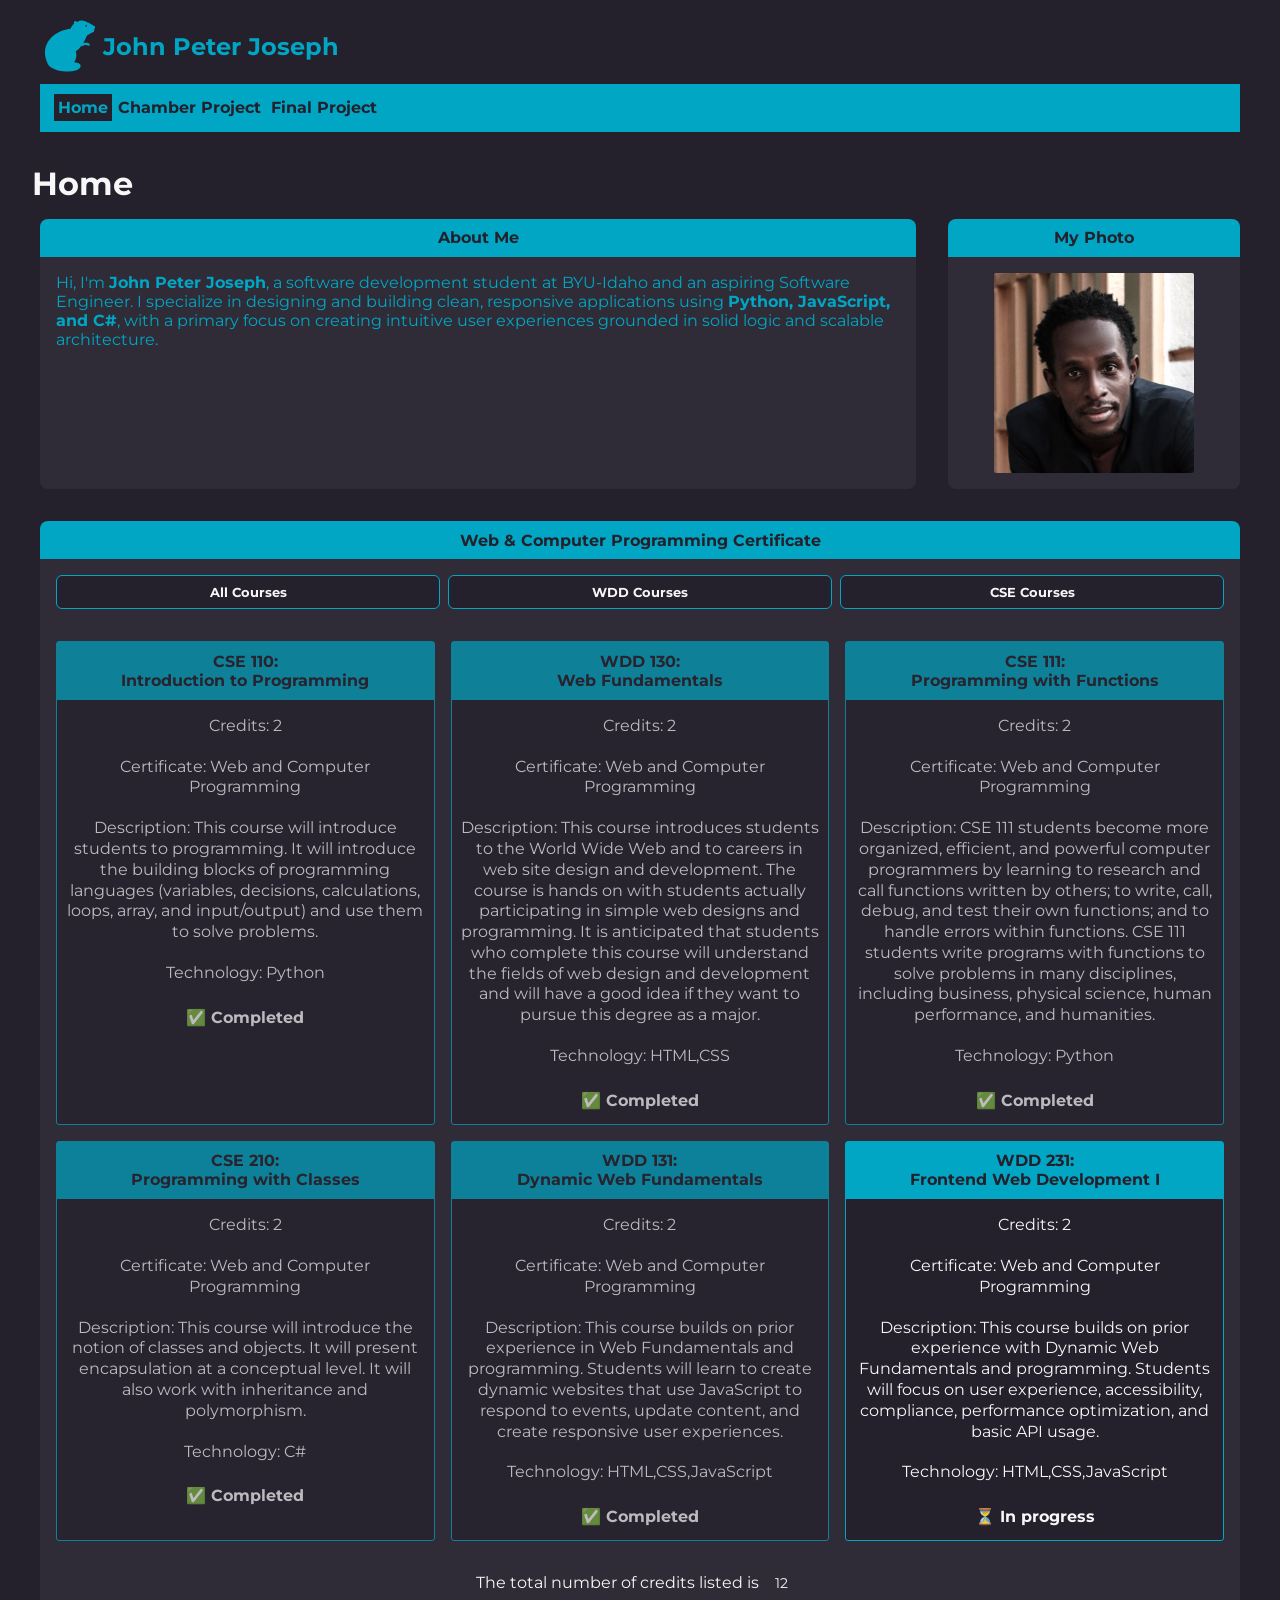
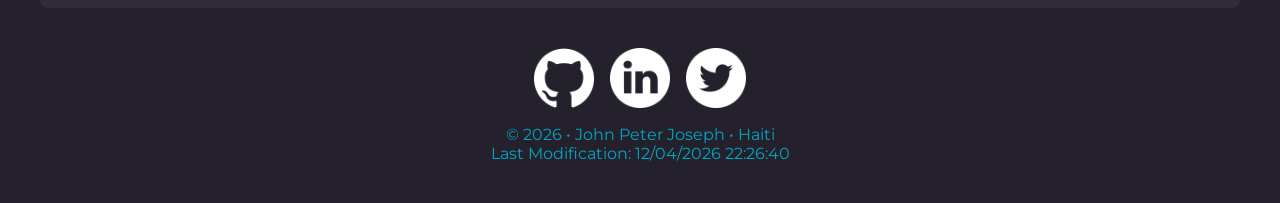
<file: index.html>
<!DOCTYPE html>
<html lang="en" dir="ltr">

<head>
    <meta charset="UTF-8">
    <meta name="viewport" content="width=device-width, initial-scale=1.0">
    <title>WDD231 - Course Home Page</title>
    <meta name="description"
        content="Course Home Page - an assignment based on the concepts covered in previous courses on Web Development.">
    <meta name="author" content="John Peter Joseph">

    <link rel="preconnect" href="https://fonts.googleapis.com">
    <link rel="preconnect" href="https://fonts.gstatic.com" crossorigin>
    <link href="https://fonts.googleapis.com/css2?family=Montserrat:ital,wght@0,100..900;1,100..900&display=swap"
        rel="stylesheet">

    <link rel="icon" href="favicon.ico">

    <link rel="stylesheet" href="styles/small.css">
    <link rel="stylesheet" href="styles/larger.css">

    <script src="scripts/courses.js" defer></script>
    <script src="scripts/dates.js" defer></script>
    <script src="scripts/navigation.js" defer></script>

</head>

<body>

    <header>
        <div class="my-logo">
            <img src="images/john-logo.svg" alt="Website logo">
            <span class="name">John Peter Joseph</span>
        </div>

        <button id="hamburger" class="hamburger" aria-label="Open menu">☰</button>

        <nav id="nav-bar" class="nav-bar">
            <ul>
                <li><a class="active" href="index.html">Home</a></li>
                <li><a href="chamber/index.html" target="_blank" rel="noopener">Chamber Project</a></li>
                <li><a href="finalproject/index.html" target="_blank" rel="noopener">Final Project</a></li>
            </ul>
        </nav>
    </header>

    <main>
        <h1>Home</h1>
        <div class="hero">
            <section class="card">
                <h2>About Me</h2>
                <p>
                    Hi, I'm <strong>John Peter Joseph</strong>, a software development student at BYU-Idaho and an
                    aspiring Software
                    Engineer. I specialize
                    in designing and building clean, responsive applications using <strong>Python, JavaScript, and
                        C#</strong>, with a
                    primary focus on
                    creating intuitive user experiences grounded in solid logic and scalable architecture.
                </p>

            </section>
            <section class="card">
                <h2>My Photo</h2>
                <img src="images/john-profile.jpg" width="200" height="200" alt="John Peter Joseph profile">
            </section>

            <section class="card certificate">
                <h2>Web & Computer Programming Certificate</h2>

                <div class="filter-buttons">
                    <button id="all">All Courses</button>
                    <button id="wdd">WDD Courses</button>
                    <button id="cse">CSE Courses</button>
                </div>
                <div id="card-container"></div>
                <p>The total number of credits listed is<span id="creditTotal"></span></p>
            </section>
        </div>
    </main>

    <footer>
        <div class="social">
            <a href="https://github.com/johneter-io" target="_blank" rel="noopener"><img src="images/icons/github.png"
                    alt="GitHub Icon"></a>
            <a href="https://www.linkedin.com/in/johnpeterjoseph/?locale=en-US" target="_blank"><img
                    src="images/icons/linkedin.png" alt="LinkedIn Icon" rel="noopener"></a>
            <a href="https://x.com/thejohneter" target="_blank" rel="noopener"><img src="images/icons/twitter.png"
                    alt="Twitter Icon"></a>
        </div>

        <p>&#169; <span id="currentyear"></span> &bull; John Peter Joseph &bull; Haiti</p>
        <p id="lastModified"></p>
    </footer>
</body>

</html>
</file>
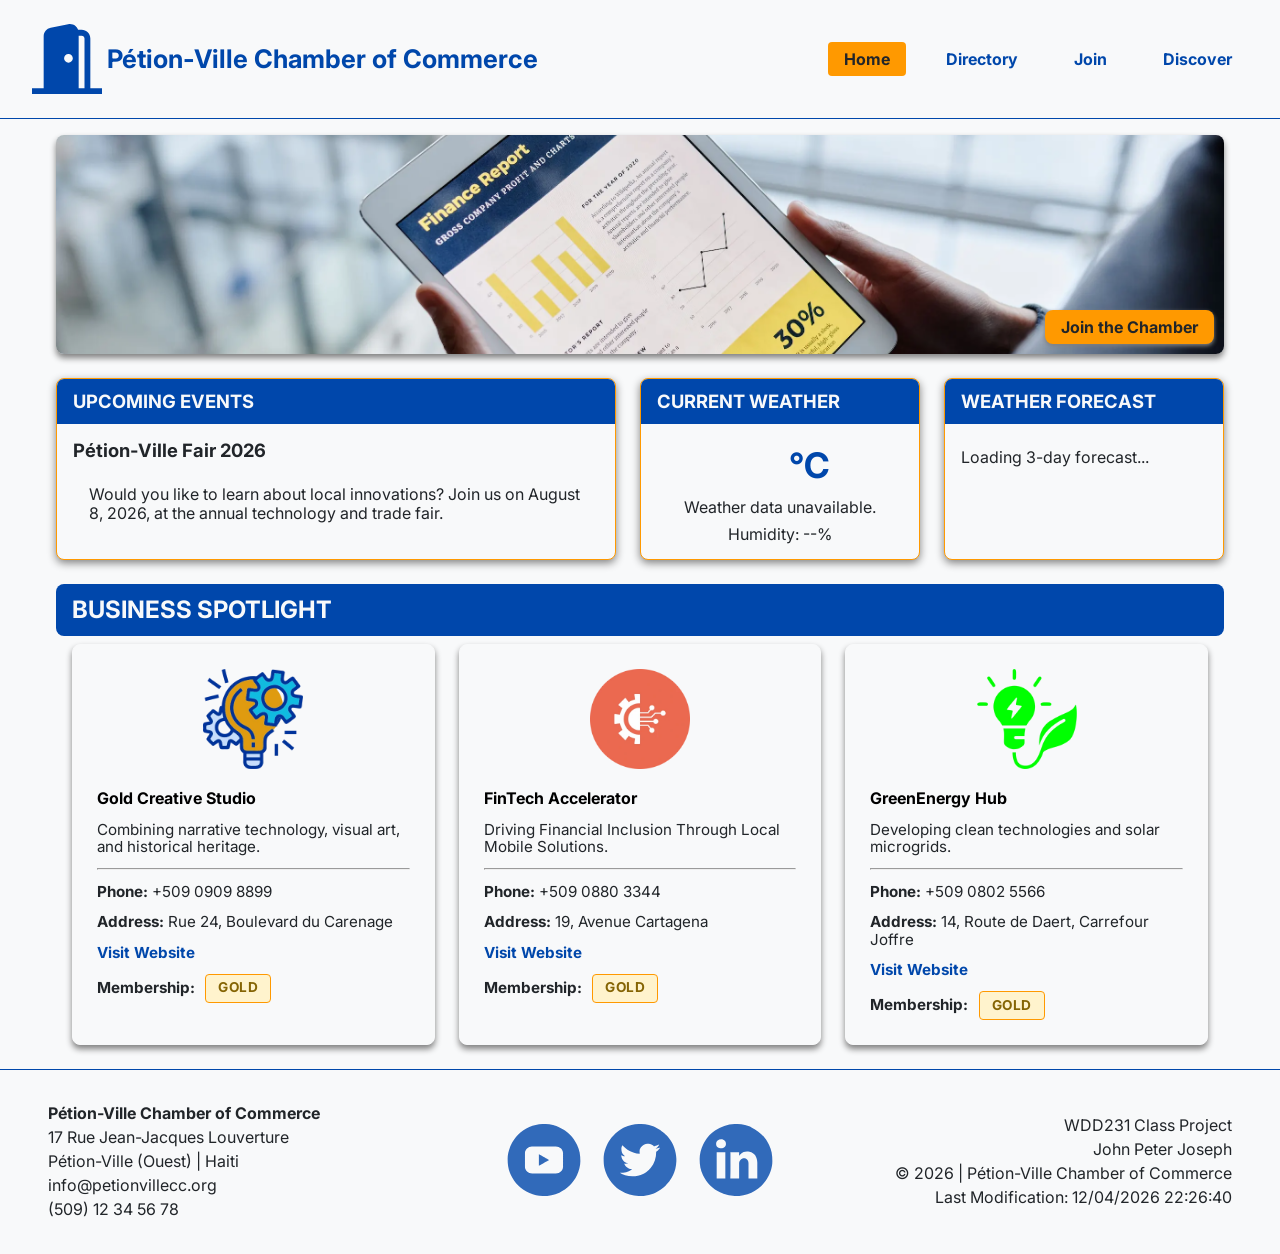
<file: chamber/index.html>
<!DOCTYPE html>
<html lang="en">

<head>
    <meta charset="UTF-8">
    <meta name="viewport" content="width=device-width, initial-scale=1.0">
    <title>Home | Pétion-Ville Chamber of Commerce</title>
    <meta name="description" content="Welcome to the Chamber of Commerce's website, which features a selection of
        technology companies based in Pétion-Ville.">
    <meta name="author" content="John Peter Joseph">

    <!--Meta Graph (open graph)-->
    <meta property="og:title" content="The Pétion-Ville Chamber of Commerce">
    <meta property="og:description" content="Home Page of the Pétion-Ville Chamber of Commerce Business Directory">
    <meta property="og:image" content="https://johneter-io.github.io/wdd231/chamber/images/hero-large.webp">
    <meta property="og:url" content="https://johneter-io.github.io/wdd231/chamber/directory.html">
    <meta property="og:type" content="website">

    <!--Google Fonts-->
    <link rel="preconnect" href="https://fonts.googleapis.com">
    <link rel="preconnect" href="https://fonts.gstatic.com" crossorigin>
    <link
        href="https://fonts.googleapis.com/css2?family=Inter:ital,opsz,wght@0,14..32,100..900;1,14..32,100..900&display=swap"
        rel="stylesheet">

    <!--Stylesheets-->
    <link rel="stylesheet" href="styles/small.css">
    <link rel="stylesheet" href="styles/large.css">

    <!-- Scripts -->
    <script src="scripts/weather-icons.js" defer></script>
    <script src="scripts/index.js" defer></script>
    <script src="scripts/dates.js" defer></script>


    <!-- Favicon -->
    <link rel="icon" href="favicon.ico">
</head>

<body>
    <header>
        <!-- The div tag serves as a container for grouping and organizing page elements -->
        <div class="logo">
            <img src="images/chamber-commerce.svg" alt="Pétion-Ville Chamber of Commerce Logo">
            <p>Pétion-Ville Chamber of Commerce</p>
        </div>

        <button type="button" id="menu" aria-label="Toggle Menu">&#9776;</button>

        <!-- Main navigation menu for the site -->
        <nav id="navbar">
            <ul>
                <li><a href="index.html" class="active">Home</a></li>
                <li><a href="directory.html">Directory</a></li>
                <li><a href="join.html">Join</a></li>
                <li><a href="discover.html">Discover</a></li>
            </ul>
        </nav>
    </header>

    <!-- Main content of the Home page -->
    <main>
        <div class="hero-container">
            <picture>
                <source media="(min-width: 960px)" srcset="images/hero-large.webp">
                <source media="(min-width: 600px)" srcset="images/hero-medium.webp">
                <img src="images/hero-small.jpg" alt="A person who observes the postponement of a business activity"
                    class="hero-image" loading="eager">
            </picture>
            <div class="cta">
                <a href="join.html" class="cta-btn">Join the Chamber</a>
            </div>
        </div>

        <div class="info-grid">
            <section class="card events-card">
                <h1>UPCOMING EVENTS</h1>
                <div class="event-item">
                    <h2>Pétion-Ville Fair 2026</h2>
                    <p>Would you like to learn about local innovations? Join us on August 8, 2026, at the annual
                        technology and trade fair.</p>
                </div>
            </section>

            <section class="card weather-card">
                <h2>CURRENT WEATHER</h2>
                <div id="current-weather-content">
                    <div class="weather-main">
                        <span id="weather-icon" class="weather-icon" aria-hidden="true"></span>
                        <span id="current-temp">°C</span>
                    </div>
                    <p id="weather-desc">Loading weather...</p>
                    <div class="weather-details">
                        <p>Humidity: <span id="humidity">--</span>%</p>
                    </div>
                </div>
            </section>

            <section class="card forecast-card">
                <h2>WEATHER FORECAST</h2>
                <ul id="forecast-list">
                    <li>Loading 3-day forecast...</li>
                </ul>
            </section>
        </div>

        <section class="spotlight-section">
            <h2>BUSINESS SPOTLIGHT</h2>
            <div id="spotlight-container" class="spotlight-grid">
            </div>
        </section>
    </main>

    <!-- Footer: Contacts, Social Media, and Development Information -->
    <footer>
        <!-- Physical and digital contact information -->
        <div class="footer-contact">
            <p><strong>Pétion-Ville Chamber of Commerce</strong></p>
            <p>17 Rue Jean-Jacques Louverture</p>
            <p>Pétion-Ville (Ouest) | Haiti</p>
            <p>info@petionvillecc.org</p>
            <p>(509) 12 34 56 78</p>
        </div>

        <!-- Social media links (open in a new tab) -->
        <div class="socials-btn">
            <a href="https://youtube.com" target="_blank" rel="noopener" aria-label="YouTube">
                <img src="images/youtube-logo.svg" alt="YouTube logo" aria-hidden="true">
            </a>
            <a href="https://x.com" target="_blank" rel="noopener" aria-label="X (Twitter)">
                <img src="images/x-logo.svg" alt="X logo (formerly Twitter)" aria-hidden="true">
            </a>
            <a href="https://linkedin.com" target="_blank" rel="noopener" aria-label="LinkedIn">
                <img src="images/linkedin-logo.svg" alt="LinkedIn logo" aria-hidden="true">
            </a>
        </div>

        <!-- Credits and JS scripts (Dynamic year and last modified) -->
        <div class="footer-me">
            <p>WDD231 Class Project</p>
            <p>John Peter Joseph</p>
            <p>&copy; <span id="currentYear"></span> | Pétion-Ville Chamber of Commerce</p>
            <p id="lastModified"></p>
        </div>
    </footer>
</body>

</html>
</file>
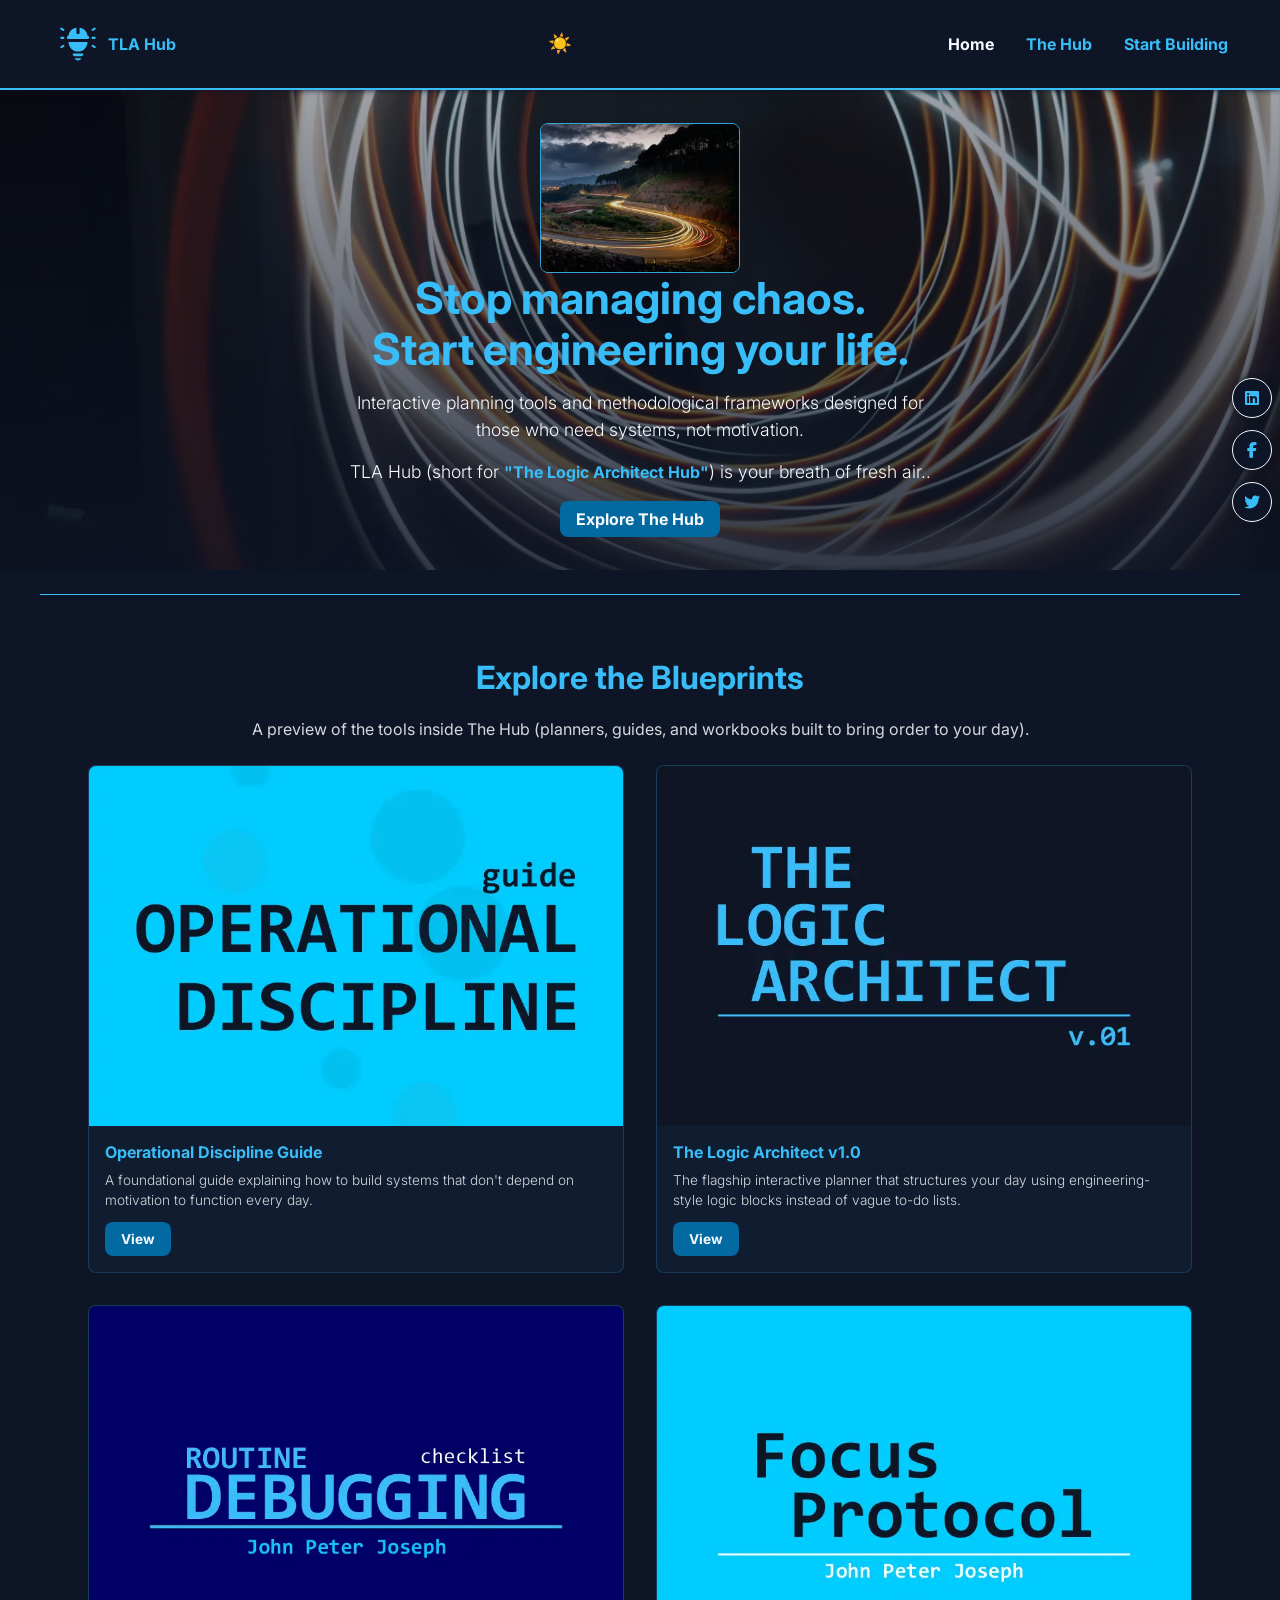
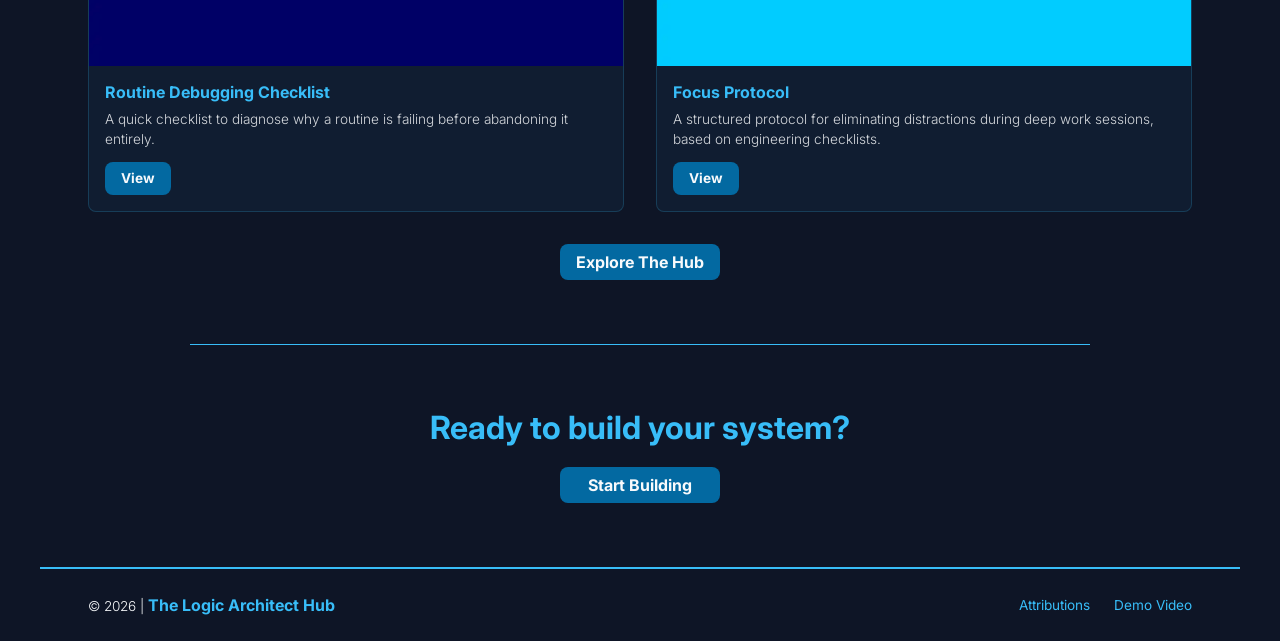
<file: finalproject/index.html>
<!DOCTYPE html>
<html lang="en" dir="ltr">

<head>
    <meta charset="UTF-8">
    <meta name="viewport" content="width=device-width, initial-scale=1.0">
    <title>Home | The Logic Architect Hub</title>
    <meta name="description"
        content="The Logic Architect Hub is a modern, responsive front-end application showcasing digital assets like interactive planners (e.g., The Logic Architect v1.0) and operational discipline guides.">
    <meta name="author" content="John Peter Joseph">

    <!--Meta Graph (open graph)-->
    <meta property="og:title" content="The Logic Architect Hub">
    <meta property="og:description" content="Home Page of The Logic Architect Hub">
    <meta property="og:image" content="https://johneter-io.github.io/wdd231/finalproject/images/hero-large.webp">
    <meta property="og:url" content="https://johneter-io.github.io/wdd231/finalproject/index.html">
    <meta property="og:type" content="website">

    <!--Google Fonts-->
    <link rel="preconnect" href="https://fonts.googleapis.com">
    <link rel="preconnect" href="https://fonts.gstatic.com" crossorigin>
    <link
        href="https://fonts.googleapis.com/css2?family=Inter:ital,opsz,wght@0,14..32,100..900;1,14..32,100..900&family=JetBrains+Mono:ital,wght@0,100..800;1,100..800&display=swap"
        rel="stylesheet">

    <!-- Social media icons -->
    <link rel="stylesheet" href="https://cdnjs.cloudflare.com/ajax/libs/font-awesome/6.5.1/css/all.min.css">

    <!--Stylesheets-->
    <link rel="stylesheet" href="styles/small.css">
    <!-- OPTIMIZATION: Load large.css only if necessary -->
    <link rel="stylesheet" href="styles/large.css" media="(min-width: 960px)">

    <!-- Favicon -->
    <link rel="icon" href="favicon.ico">

    <script type="module" src="scripts/app.js"></script>
</head>


<body>
    <header>
        <div class="logo">
            <a href="index.html">
                <img src="images/logic-architect-logo.svg" alt="The Logic Architect Hub Logo" width="60" height="60">
                <span>TLA Hub</span>
            </a>
        </div>

        <div class="header-controls">
            <button type="button" id="theme-toggle" aria-label="Switch to light theme">☀️</button>
        </div>

        <button type="button" id="menu" aria-label="Toggle Menu" aria-expanded="false" aria-controls="navbar">
            <span class="bar"></span>
            <span class="bar"></span>
            <span class="bar"></span>
        </button>

        <nav id="navbar">
            <ul>
                <li><a href="index.html" class="active">Home</a></li>
                <li><a href="thehub.html">The Hub</a></li>
                <li><a href="contact.html">Start Building</a></li>
            </ul>
        </nav>
    </header>

    <main>
        <!-- ===== HERO ===== -->
        <div class="hero-container">
            <picture>
                <source media="(min-width: 960px)" srcset="images/hero-large.webp">
                <source media="(min-width: 600px)" srcset="images/hero-medium.webp">
                <img src="images/hero-small.jpg"
                    alt="Abstract glowing blueprint grid representing The Logic Architect Hub" class="hero-image"
                    width="1920" height="800" loading="eager" fetchpriority="high">
            </picture>

            <div class="hero-text">
                <img src="images/road.webp" alt="" aria-hidden="true" width="320" height="180">
                <div class="hero-paragraph">
                    <h1>Stop managing chaos. <br>Start engineering your life.</h1>
                    <p>Interactive planning tools and methodological frameworks designed for those who need systems, not
                        motivation.</p>
                    <p>TLA Hub
                        (short for <strong class="tla-highlight">"The Logic Architect Hub"</strong>) is your breath of
                        fresh air..</p>
                    <a href="thehub.html" class="btn">Explore The Hub</a>
                </div>
            </div>
        </div>

        <!-- ===== FEATURED RESOURCES ===== -->
        <section class="featured-resources">
            <h2>Explore the Blueprints</h2>
            <p>A preview of the tools inside The Hub (planners, guides, and workbooks built to bring order to your
                day).</p>

            <div class="resource-grid" id="featured-grid" aria-live="polite">
                <p class="gallery-loading">Loading resources...</p>
            </div>

            <a href="thehub.html" class="btn">Explore The Hub</a>
        </section>

        <!-- ===== CLOSING CTA ===== -->
        <section class="closing-cta">
            <h2>Ready to build your system?</h2>
            <a href="contact.html" class="btn">Start Building</a>
        </section>
    </main>

    <!-- ===== SOCIAL SIDEBAR (Global, off-screen) ===== -->
    <div class="social-fixed">
        <a href="#" aria-label="Follow us on LinkedIn" target="_blank" rel="noopener"><i
                class="fa-brands fa-linkedin"></i></a>
        <a href="#" aria-label="Follow us on Facebook" target="_blank" rel="noopener"><i
                class="fa-brands fa-facebook-f"></i></a>
        <a href="#" aria-label="Follow us on Twitter" target="_blank" rel="noopener"><i
                class="fa-brands fa-twitter"></i></a>
    </div>

    <footer>
        <p>&copy; <span id="currentYear"></span> | <strong>The Logic Architect Hub</strong></p>
        <ul>
            <li><a href="attributions.html">Attributions</a></li>
            <li><a href="#" target="_blank" rel="noopener">Demo Video</a></li>
        </ul>
    </footer>

</body>

</html>
</file>
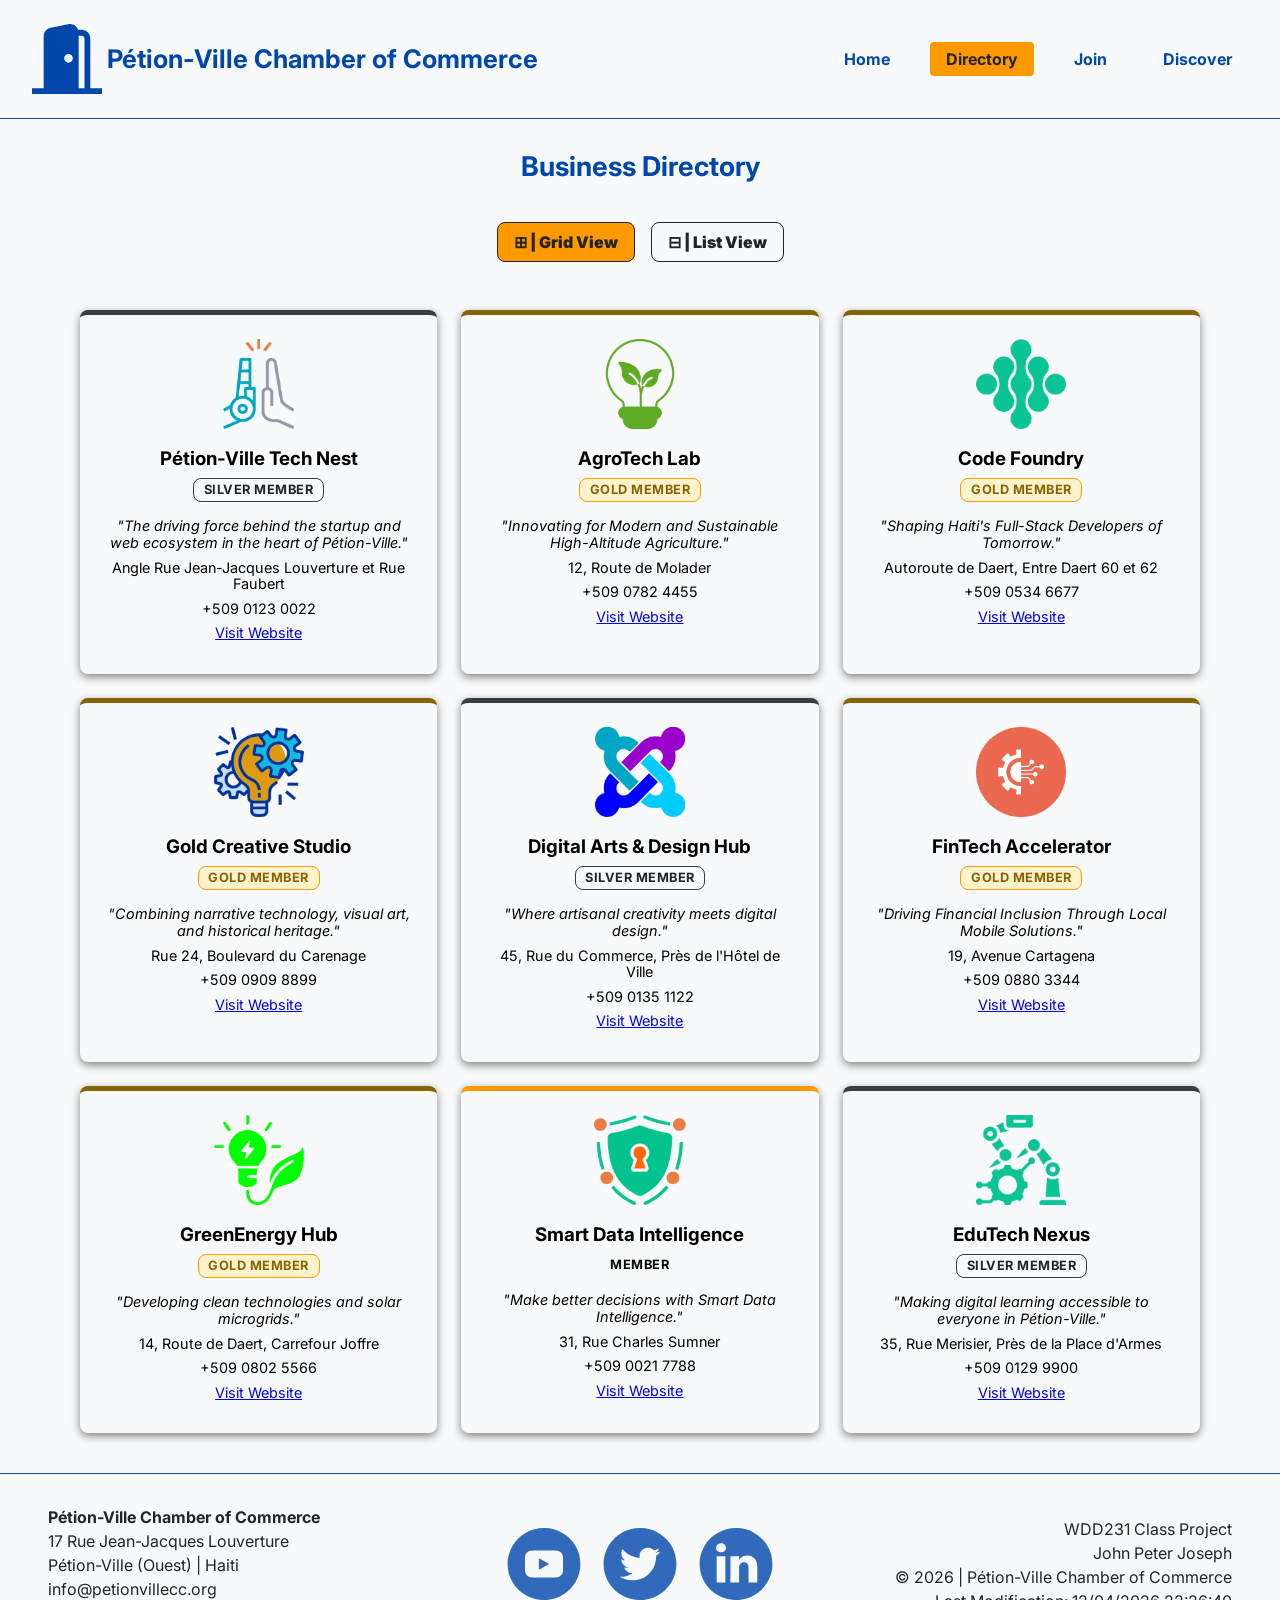
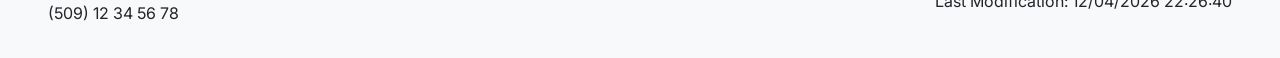
<file: chamber/directory.html>
<!DOCTYPE html>
<html lang="en">

<head>
    <meta charset="UTF-8">
    <meta name="viewport" content="width=device-width, initial-scale=1.0">
    <title>Directory | Pétion-Ville Chamber of Commerce</title>
    <meta name="description"
        content="In this Chamber of Commerce directory, you will find the complete contact information for a selection of technology companies based in Pétion-Ville.">
    <meta name="author" content="John Peter Joseph">

    <!--Meta Graph (open graph)-->
    <meta property="og:title" content="The Pétion-Ville Chamber of Commerce">
    <meta property="og:description" content="Explore the Pétion-Ville Chamber of Commerce's business directory">
    <meta property="og:image" content="https://johneter-io.github.io/wdd231/chamber/images/hero-large.webp">
    <meta property="og:url" content="https://johneter-io.github.io/wdd231/chamber/directory.html">
    <meta property="og:type" content="website">

    <!--Google Fonts-->
    <link rel="preconnect" href="https://fonts.googleapis.com">
    <link rel="preconnect" href="https://fonts.gstatic.com" crossorigin>
    <link
        href="https://fonts.googleapis.com/css2?family=Inter:ital,opsz,wght@0,14..32,100..900;1,14..32,100..900&display=swap"
        rel="stylesheet">

    <!--Stylesheets-->
    <link rel="stylesheet" href="styles/small.css">
    <link rel="stylesheet" href="styles/large.css">

    <!-- Scripts -->
    <script src="scripts/directory.js" defer></script>
    <script src="scripts/dates.js" defer></script>

    <!-- Favicon -->
    <link rel="icon" href="favicon.ico">

</head>

<body>
    <header>
        <!-- The div tag serves as a container for grouping and organizing page elements -->
        <div class="logo">
            <img src="images/chamber-commerce.svg" alt="Pétion-Ville Chamber of Commerce Logo">
            <p>Pétion-Ville Chamber of Commerce</p>
        </div>

        <button type="button" id="menu" aria-label="Toggle Menu">&#9776;</button>

        <!-- Main navigation menu for the site -->
        <nav id="navbar">
            <ul>
                <li><a href="index.html">Home</a></li>
                <li><a href="directory.html" class="active">Directory</a></li>
                <li><a href="join.html">Join</a></li>
                <li><a href="discover.html">Discover</a></li>
            </ul>
        </nav>
    </header>

    <!-- Main content of the Directory page -->
    <main>
        <h1 class="header-main">Business Directory</h1>
        <!-- Display control buttons area -->
        <section class="directory-btn toggle-buttons">
            <!-- JavaScript-controlled buttons to switch the directory view (Grid vs. List) -->
            <button type="button" id="grid-btn" class="active" aria-label="Grid View">&#8862; | Grid View</button>
            <button type="button" id="list-btn" aria-label="List View">&#8863; | List View </button>
        </section>
        <!-- Empty container: will be dynamically populated by JavaScript with company data -->
        <article id="directory-container" class="grid-view"></article>
    </main>

    <!-- Footer: Contacts, Social Media, and Development Information -->
    <footer>
        <!-- Physical and digital contact information -->
        <div class="footer-contact">
            <p><strong>Pétion-Ville Chamber of Commerce</strong></p>
            <p>17 Rue Jean-Jacques Louverture</p>
            <p>Pétion-Ville (Ouest) | Haiti</p>
            <p>info@petionvillecc.org</p>
            <p>(509) 12 34 56 78</p>
        </div>

        <!-- Social media links (open in a new tab) -->
        <div class="socials-btn">
            <a href="https://youtube.com" target="_blank" rel="noopener" aria-label="YouTube">
                <img src="images/youtube-logo.svg" alt="YouTube logo" aria-hidden="true">
            </a>
            <a href="https://x.com" target="_blank" rel="noopener" aria-label="X (Twitter)">
                <img src="images/x-logo.svg" alt="X logo (formerly Twitter)" aria-hidden="true">
            </a>
            <a href="https://linkedin.com" target="_blank" rel="noopener" aria-label="LinkedIn">
                <img src="images/linkedin-logo.svg" alt="LinkedIn logo" aria-hidden="true">
            </a>
        </div>

        <!-- Credits and JS scripts (Dynamic year and last modified) -->
        <div class="footer-me">
            <p>WDD231 Class Project</p>
            <p>John Peter Joseph</p>
            <p>&copy; <span id="currentYear"></span> | Pétion-Ville Chamber of Commerce</p>
            <p id="lastModified"></p>
        </div>
    </footer>
</body>

</html>
</file>
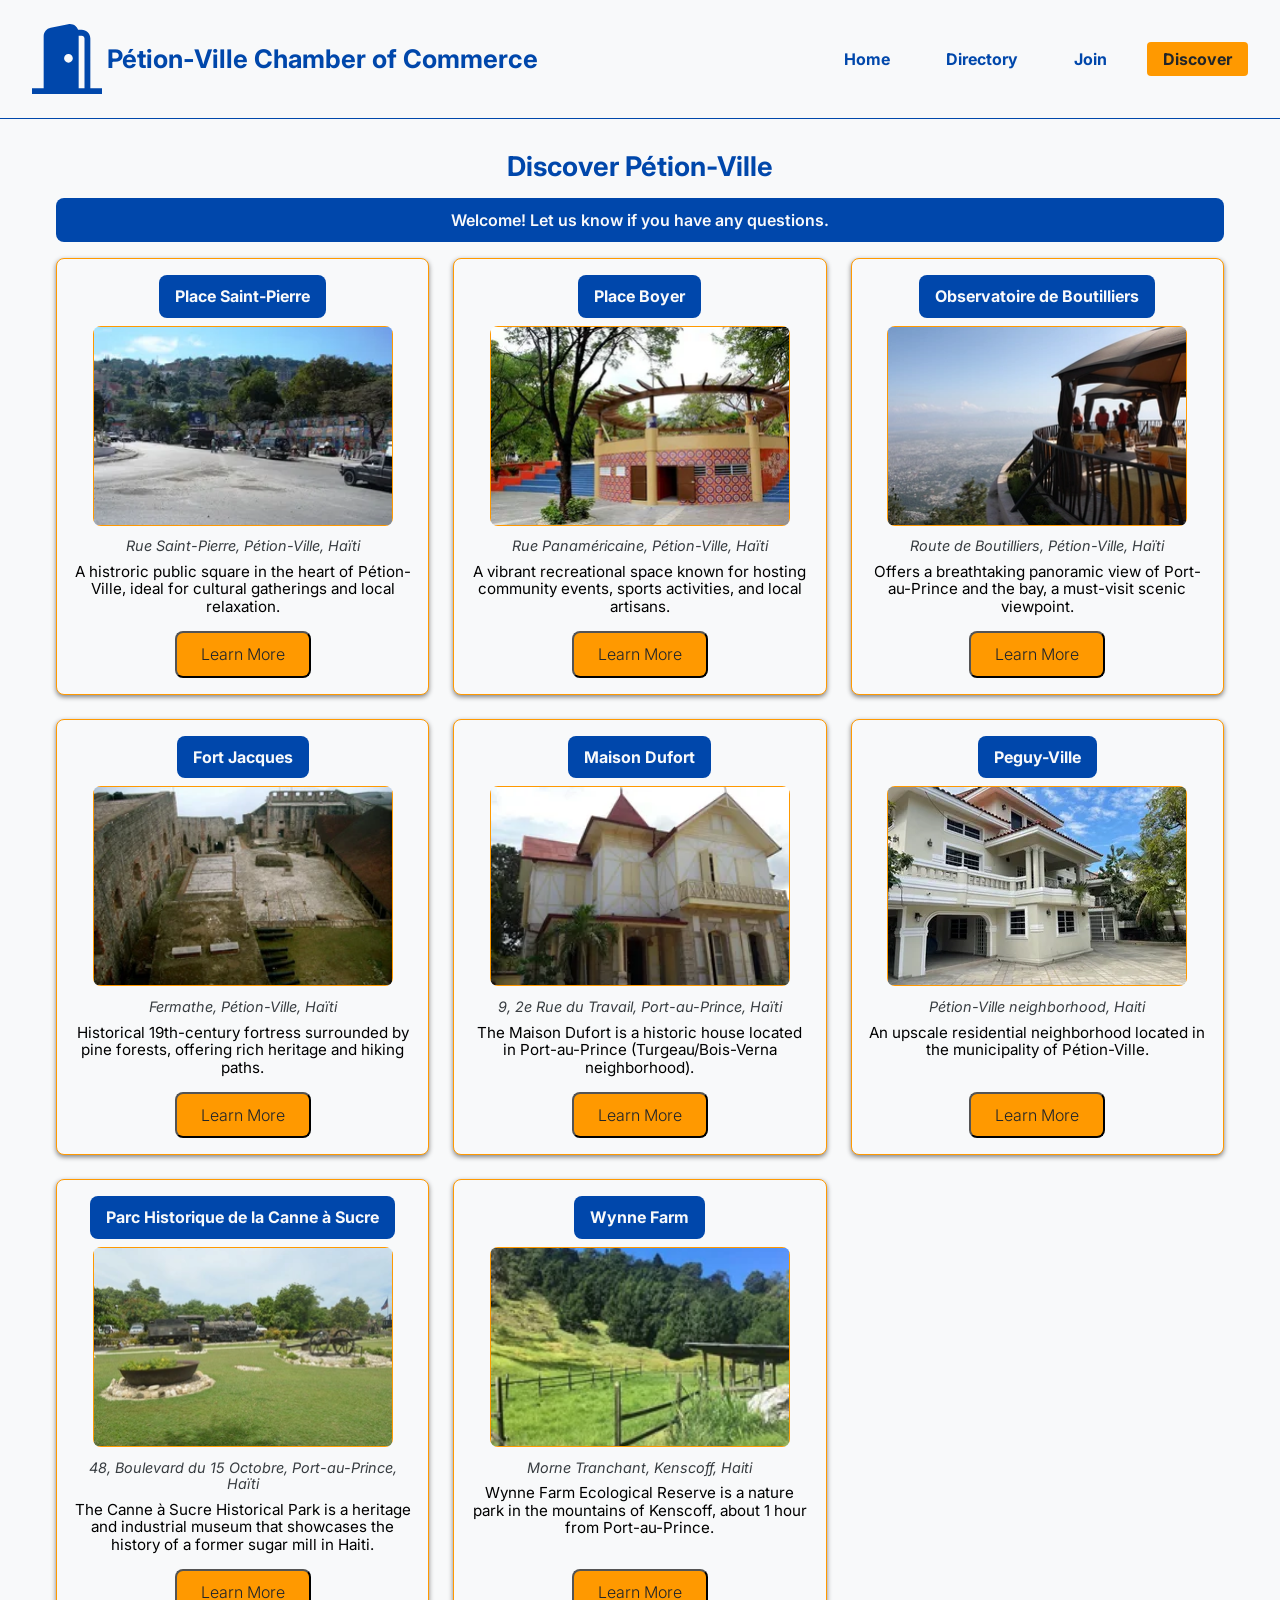
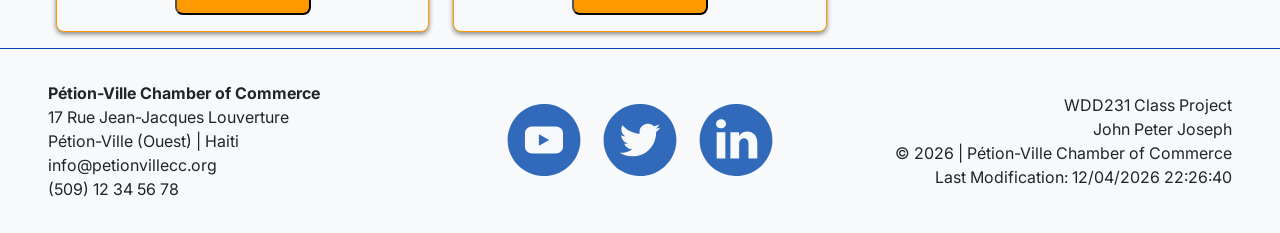
<file: chamber/discover.html>
<!DOCTYPE html>
<html lang="en">

<head>
    <meta charset="UTF-8">
    <meta name="viewport" content="width=device-width, initial-scale=1.0">
    <title>Chamber Membership Discover Page | Pétion-Ville Chamber of Commerce</title>
    <meta name="description"
        content="Learn about the Chamber of Commerce's activities. Find out who we are and how we support our member companies in their growth.">
    <meta name="author" content="John Peter Joseph">

    <!--Meta Graph (open graph)-->
    <meta property="og:title" content="The Pétion-Ville Chamber of Commerce">
    <meta property="og:description" content="“Discover” page for members of the Pétion-Ville Chamber of Commerce">
    <meta property="og:image" content="https://johneter-io.github.io/wdd231/chamber/images/hero-large.webp">
    <meta property="og:url" content="https://johneter-io.github.io/wdd231/chamber/index.html">
    <meta property="og:type" content="website">

    <!--Google Fonts-->
    <link rel="preconnect" href="https://fonts.googleapis.com">
    <link rel="preconnect" href="https://fonts.gstatic.com" crossorigin>
    <link
        href="https://fonts.googleapis.com/css2?family=Inter:ital,opsz,wght@0,14..32,100..900;1,14..32,100..900&display=swap"
        rel="stylesheet">

    <!--Stylesheets-->
    <link rel="stylesheet" href="styles/small.css">
    <link rel="stylesheet" href="styles/large.css">

    <!-- Scripts -->
    <script src="scripts/index.js" defer></script>
    <script src="scripts/discover.js" type="module"></script>
    <script src="scripts/dates.js" defer></script>


    <!-- Favicon -->
    <link rel="icon" href="favicon.ico">
</head>

<body>
    <header>
        <!-- The div tag serves as a container for grouping and organizing page elements -->
        <div class="logo">
            <img src="images/chamber-commerce.svg" alt="Pétion-Ville Chamber of Commerce Logo">
            <p>Pétion-Ville Chamber of Commerce</p>
        </div>

        <button type="button" id="menu" aria-label="Toggle Menu">&#9776;</button>

        <!-- Main navigation menu for the site -->
        <nav id="navbar">
            <ul>
                <li><a href="index.html">Home</a></li>
                <li><a href="directory.html">Directory</a></li>
                <li><a href="join.html">Join</a></li> <!-- Active class here -->
                <li><a href="discover.html" class="active">Discover</a></li>
            </ul>
        </nav>
    </header>

    <!-- Main content of the Home page -->
    <main>
        <h1 class="discover-main">Discover Pétion-Ville</h1>

        <!-- Message area for visit calculation (localStorage) -->
        <div id="visit-message" class="visit-banner"></div>

        <!-- Grid where the 8 cards will be dynamically inserted -->
        <div id="discover-grid" class="discover-grid"></div>
    </main>

    <!-- Footer: Contacts, Social Media, and Development Information -->
    <footer>
        <!-- Physical and digital contact information -->
        <div class="footer-contact">
            <p><strong>Pétion-Ville Chamber of Commerce</strong></p>
            <p>17 Rue Jean-Jacques Louverture</p>
            <p>Pétion-Ville (Ouest) | Haiti</p>
            <p>info@petionvillecc.org</p>
            <p>(509) 12 34 56 78</p>
        </div>

        <!-- Social media links (open in a new tab) -->
        <div class="socials-btn">
            <a href="https://youtube.com" target="_blank" rel="noopener" aria-label="YouTube">
                <img src="images/youtube-logo.svg" alt="YouTube logo" aria-hidden="true">
            </a>
            <a href="https://x.com" target="_blank" rel="noopener" aria-label="X (Twitter)">
                <img src="images/x-logo.svg" alt="X logo (formerly Twitter)" aria-hidden="true">
            </a>
            <a href="https://linkedin.com" target="_blank" rel="noopener" aria-label="LinkedIn">
                <img src="images/linkedin-logo.svg" alt="LinkedIn logo" aria-hidden="true">
            </a>
        </div>

        <!-- Credits and JS scripts (Dynamic year and last modified) -->
        <div class="footer-me">
            <p>WDD231 Class Project</p>
            <p>John Peter Joseph</p>
            <p>&copy; <span id="currentYear"></span> | Pétion-Ville Chamber of Commerce</p>
            <p id="lastModified"></p>
        </div>
    </footer>
</body>

</html>
</file>
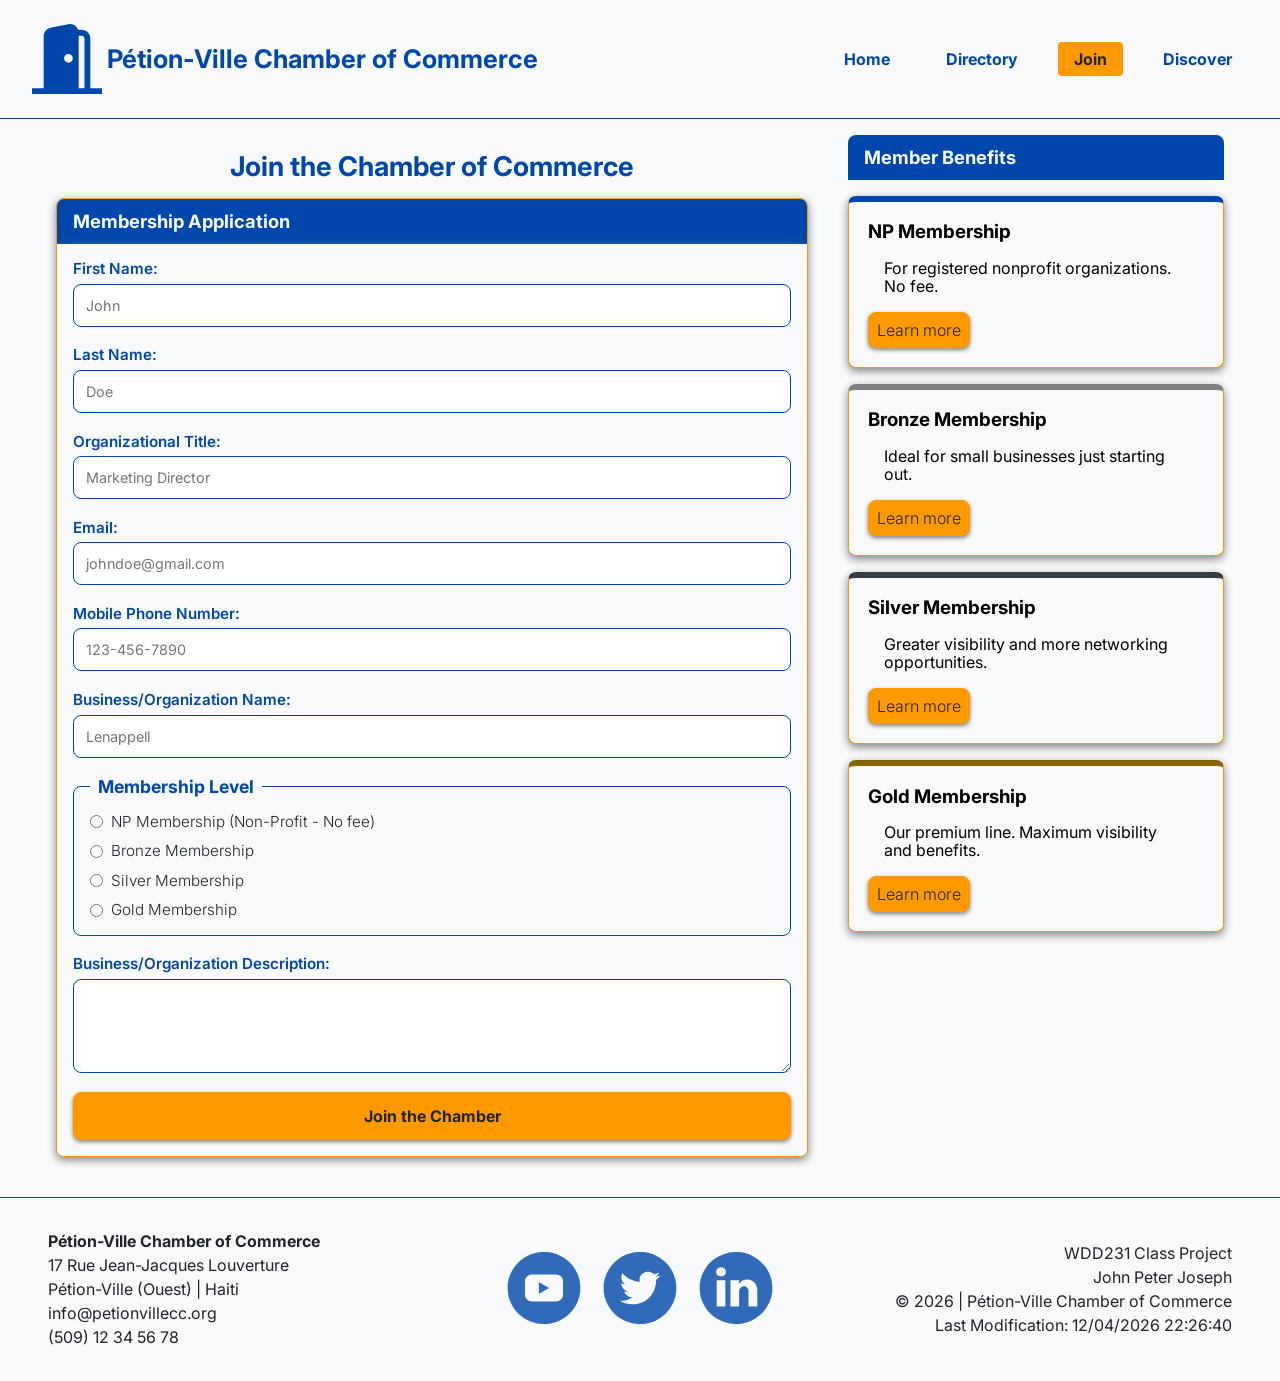
<file: chamber/join.html>
<!DOCTYPE html>
<html lang="en">

<head>
    <meta charset="UTF-8">
    <meta name="viewport" content="width=device-width, initial-scale=1.0">
    <title>Chamber Membership Join Page | Pétion-Ville Chamber of Commerce</title>
    <meta name="description"
        content="Join our Chamber of Commerce today. Enjoy exceptional benefits, expand your network, and grow your business.">
    <meta name="author" content="John Peter Joseph">

    <!--Meta Graph (open graph)-->
    <meta property="og:title" content="The Pétion-Ville Chamber of Commerce">
    <meta property="og:description" content="Pétion-Ville Chamber of Commerce Member Registration Page">
    <meta property="og:image" content="https://johneter-io.github.io/wdd231/chamber/images/hero-large.webp">
    <meta property="og:url" content="https://johneter-io.github.io/wdd231/chamber/index.html">
    <meta property="og:type" content="website">

    <!--Google Fonts-->
    <link rel="preconnect" href="https://fonts.googleapis.com">
    <link rel="preconnect" href="https://fonts.gstatic.com" crossorigin>
    <link
        href="https://fonts.googleapis.com/css2?family=Inter:ital,opsz,wght@0,14..32,100..900;1,14..32,100..900&display=swap"
        rel="stylesheet">

    <!--Stylesheets-->
    <link rel="stylesheet" href="styles/small.css">
    <link rel="stylesheet" href="styles/large.css">

    <!-- Scripts -->
    <script src="scripts/index.js" defer></script>
    <script src="scripts/join.js" defer></script>
    <script src="scripts/dates.js" defer></script>


    <!-- Favicon -->
    <link rel="icon" href="favicon.ico">
</head>

<body>
    <header>
        <!-- The div tag serves as a container for grouping and organizing page elements -->
        <div class="logo">
            <img src="images/chamber-commerce.svg" alt="Pétion-Ville Chamber of Commerce Logo">
            <p>Pétion-Ville Chamber of Commerce</p>
        </div>

        <button type="button" id="menu" aria-label="Toggle Menu">&#9776;</button>

        <!-- Main navigation menu for the site -->
        <nav id="navbar">
            <ul>
                <li><a href="index.html">Home</a></li>
                <li><a href="directory.html">Directory</a></li>
                <li><a href="join.html" class="active">Join</a></li> <!-- Class active ici -->
                <li><a href="discover.html">Discover</a></li>
            </ul>
        </nav>
    </header>

    <!-- Main content of the Home page -->
    <main class="join-container">
        <section class="form-section">
            <h1>Join the Chamber of Commerce</h1>

            <form action="thankyou.html" method="get" class="join-form">
                <h2>Membership Application</h2>
                <div class="formset">
                    <div>
                        <label for="fname">First Name:
                            <input type="text" name="firstname" id="fname" title="Your first name"
                                autocomplete="given-name" placeholder="John" required>
                        </label>
                    </div>

                    <div>
                        <label for="lname">Last Name:
                            <input type="text" name="lastname" id="lname" title="Your last name"
                                autocomplete="family-name" placeholder="Doe" required>
                        </label>
                    </div>

                    <div>
                        <label for="org-title">Organizational Title:
                            <input type="text" name="org-title" id="org-title"
                                title="Your role within the organization (letters, dashes, and spaces only; minimum of 7 characters)"
                                autocomplete="organization-title" placeholder="Marketing Director"
                                pattern="[A-Za-z\s\-]{7,}">
                        </label>
                    </div>

                    <div>
                        <label for="email-address">Email:
                            <input type="email" name="email-address" id="email-address" title="Your email address"
                                autocomplete="email" placeholder="johndoe@gmail.com" required>
                        </label>
                    </div>

                    <div>
                        <label for="phone-number">Mobile Phone Number:
                            <input type="tel" name="phone-number" id="phone-number" title="Your mobile phone number"
                                autocomplete="tel" placeholder="123-456-7890" required>
                        </label>
                    </div>

                    <div>
                        <label for="business-name">Business/Organization Name:
                            <input type="text" name="business-name" id="business-name"
                                title="Your business or organization name" autocomplete="organization"
                                placeholder="Lenappell" required>
                        </label>
                    </div>

                    <fieldset>
                        <legend>Membership Level</legend>
                        <label class="radio-label" title="Non-Profit Membership">
                            <input type="radio" name="memberlevel" value="np" required>
                            <span>NP Membership (Non-Profit - No fee)</span>
                        </label>

                        <label class="radio-label" title="Bronze Membership">
                            <input type="radio" name="memberlevel" value="bronze">
                            <span>Bronze Membership</span>
                        </label>

                        <label class="radio-label" title="Silver Membership">
                            <input type="radio" name="memberlevel" value="silver">
                            <span>Silver Membership</span>
                        </label>

                        <label class="radio-label" title="Gold Membership">
                            <input type="radio" name="memberlevel" value="gold">
                            <span>Gold Membership</span>
                        </label>
                    </fieldset>

                    <div>
                        <label for="business-description">Business/Organization Description:
                            <textarea name="business-description" id="business-description"
                                title="Briefly describe your business or organization" rows="4"></textarea>
                        </label>
                    </div>

                    <!-- Hidden timestamp, filled by scripts/join.js on page load -->
                    <input type="hidden" name="timestamp" id="timestamp">
                    <button type="submit">Join the Chamber</button>
            </form>
        </section>

        <!-- ===================== MEMBERSHIP CARDS ===================== -->
        <section class="membership-cards">
            <h2>Member Benefits</h2>
            <div class="card level-np">
                <h3>NP Membership</h3>
                <p>For registered nonprofit organizations. No fee.</p>
                <button type="button" class="card-link" data-modal="modal-np">Learn more</button>
            </div>

            <div class="card level-bronze">
                <h3>Bronze Membership</h3>
                <p>Ideal for small businesses just starting out.</p>
                <button type="button" class="card-link" data-modal="modal-bronze">Learn more</button>
            </div>

            <div class="card level-silver">
                <h3>Silver Membership</h3>
                <p>Greater visibility and more networking opportunities.</p>
                <button type="button" class="card-link" data-modal="modal-silver">Learn more</button>
            </div>

            <div class="card level-gold">
                <h3>Gold Membership</h3>
                <p>Our premium line. Maximum visibility and benefits.</p>
                <button type="button" class="card-link" data-modal="modal-gold">Learn more</button>
            </div>

            </div>
        </section>

        <!-- ===================== MODALS ===================== -->
        <dialog id="modal-np" class="membership-modal">
            <h2>NP Membership</h2>
            <p>Free membership for qualifying non-profit organizations.</p>
            <ul>
                <li>Listing in the online business directory</li>
                <li>Access to community networking events</li>
                <li>Newsletter subscription</li>
            </ul>
            <button type="button" class="modal-close">Close</button>
        </dialog>

        <dialog id="modal-bronze" class="membership-modal">
            <h2>Bronze Membership</h2>
            <p>Everything in NP, plus:</p>
            <ul>
                <li>Discounted rates on chamber events</li>
                <li>Basic directory listing with logo</li>
                <li>Monthly member spotlight eligibility</li>
            </ul>
            <button type="button" class="modal-close">Close</button>
        </dialog>

        <dialog id="modal-silver" class="membership-modal">
            <h2>Silver Membership</h2>
            <p>Everything in Bronze, plus:</p>
            <ul>
                <li>Priority placement in the directory</li>
                <li>Access to exclusive training workshops</li>
                <li>Two free event tickets per year</li>
            </ul>
            <button type="button" class="modal-close">Close</button>
        </dialog>

        <dialog id="modal-gold" class="membership-modal">
            <h2>Gold Membership</h2>
            <p>Everything in Silver, plus:</p>
            <ul>
                <li>Homepage spotlight advertising</li>
                <li>Unlimited event tickets</li>
                <li>Dedicated account support</li>
            </ul>
            <button type="button" class="modal-close">Close</button>
        </dialog>

    </main>

    <!-- Footer: Contacts, Social Media, and Development Information -->
    <footer>
        <!-- Physical and digital contact information -->
        <div class="footer-contact">
            <p><strong>Pétion-Ville Chamber of Commerce</strong></p>
            <p>17 Rue Jean-Jacques Louverture</p>
            <p>Pétion-Ville (Ouest) | Haiti</p>
            <p>info@petionvillecc.org</p>
            <p>(509) 12 34 56 78</p>
        </div>

        <!-- Social media links (open in a new tab) -->
        <div class="socials-btn">
            <a href="https://youtube.com" target="_blank" rel="noopener" aria-label="YouTube">
                <img src="images/youtube-logo.svg" alt="YouTube logo" aria-hidden="true">
            </a>
            <a href="https://x.com" target="_blank" rel="noopener" aria-label="X (Twitter)">
                <img src="images/x-logo.svg" alt="X logo (formerly Twitter)" aria-hidden="true">
            </a>
            <a href="https://linkedin.com" target="_blank" rel="noopener" aria-label="LinkedIn">
                <img src="images/linkedin-logo.svg" alt="LinkedIn logo" aria-hidden="true">
            </a>
        </div>

        <!-- Credits and JS scripts (Dynamic year and last modified) -->
        <div class="footer-me">
            <p>WDD231 Class Project</p>
            <p>John Peter Joseph</p>
            <p>&copy; <span id="currentYear"></span> | Pétion-Ville Chamber of Commerce</p>
            <p id="lastModified"></p>
        </div>
    </footer>
</body>

</html>
</file>
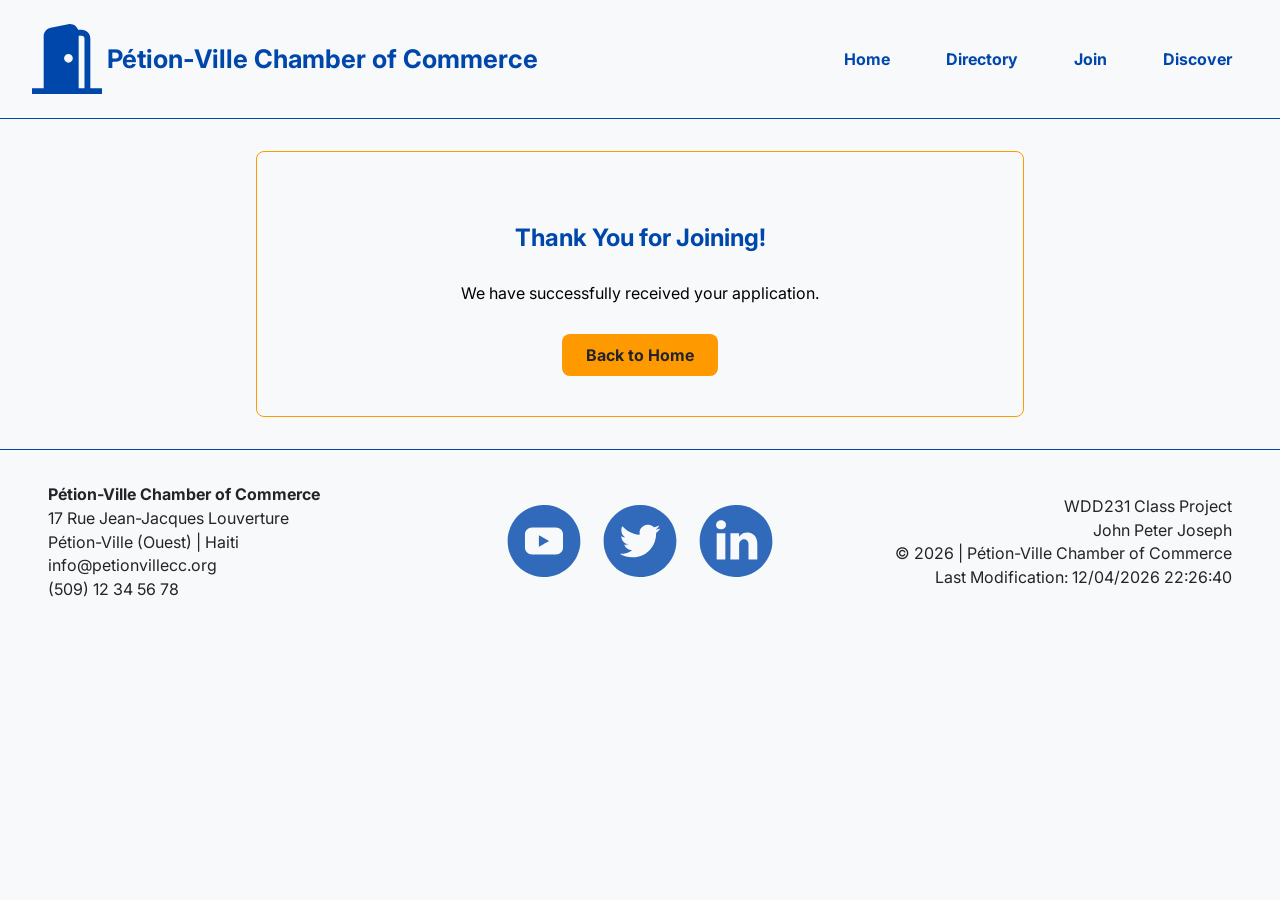
<file: chamber/thankyou.html>
<!DOCTYPE html>
<html lang="en">

<head>
    <meta charset="UTF-8">
    <meta name="viewport" content="width=device-width, initial-scale=1.0">
    <title>Thank You | Pétion-Ville Chamber of Commerce</title>
    <meta name="description"
        content="Thank you for submitting your membership application to the Pétion-Ville Chamber of Commerce.">
    <meta name="author" content="John Peter Joseph">

    <!-- Meta Graph (Open Graph) -->
    <meta property="og:title" content="Thank You | Pétion-Ville Chamber of Commerce">
    <meta property="og:description"
        content="Confirmation page for the Pétion-Ville Chamber of Commerce membership application.">
    <meta property="og:image" content="https://johneter-io.github.io/wdd231/chamber/images/hero-large.webp">
    <meta property="og:url" content="https://johneter-io.github.io/wdd231/chamber/thankyou.html">
    <meta property="og:type" content="website">

    <!-- Google Fonts -->
    <link rel="preconnect" href="https://fonts.googleapis.com">
    <link rel="preconnect" href="https://fonts.gstatic.com" crossorigin>
    <link
        href="https://fonts.googleapis.com/css2?family=Inter:ital,opsz,wght@0,14..32,100..900;1,14..32,100..900&display=swap"
        rel="stylesheet">

    <!-- Stylesheets -->
    <link rel="stylesheet" href="styles/small.css">
    <link rel="stylesheet" href="styles/large.css">

    <!-- Scripts -->
    <script src="scripts/index.js" defer></script>
    <script src="scripts/dates.js" defer></script>

    <!-- Favicon -->
    <link rel="icon" href="favicon.ico">
</head>

<body>
    <header>
        <div class="logo">
            <img src="images/chamber-commerce.svg" alt="Pétion-Ville Chamber of Commerce Logo">
            <p>Pétion-Ville Chamber of Commerce</p>
        </div>

        <button type="button" id="menu" aria-label="Toggle Menu">&#9776;</button>

        <nav id="navbar">
            <ul>
                <li><a href="index.html">Home</a></li>
                <li><a href="directory.html">Directory</a></li>
                <li><a href="join.html">Join</a></li>
                <li><a href="discover.html">Discover</a></li>
            </ul>
        </nav>
    </header>

    <main class="thankyou-container">
        <section class="confirmation-card">
            <h1>Thank You for Joining!</h1>
            <p>We have successfully received your application.</p>

            <a href="index.html" class="btn-primary">Back to Home</a>
        </section>
    </main>

    <footer>
        <div class="footer-contact">
            <p><strong>Pétion-Ville Chamber of Commerce</strong></p>
            <p>17 Rue Jean-Jacques Louverture</p>
            <p>Pétion-Ville (Ouest) | Haiti</p>
            <p>info@petionvillecc.org</p>
            <p>(509) 12 34 56 78</p>
        </div>

        <div class="socials-btn">
            <a href="https://youtube.com" target="_blank" rel="noopener" aria-label="YouTube">
                <img src="images/youtube-logo.svg" alt="YouTube logo" aria-hidden="true">
            </a>
            <a href="https://x.com" target="_blank" rel="noopener" aria-label="X (Twitter)">
                <img src="images/x-logo.svg" alt="X logo (formerly Twitter)" aria-hidden="true">
            </a>
            <a href="https://linkedin.com" target="_blank" rel="noopener" aria-label="LinkedIn">
                <img src="images/linkedin-logo.svg" alt="LinkedIn logo" aria-hidden="true">
            </a>
        </div>

        <div class="footer-me">
            <p>WDD231 Class Project</p>
            <p>John Peter Joseph</p>
            <p>&copy; <span id="currentYear"></span> | Pétion-Ville Chamber of Commerce</p>
            <p id="lastModified"></p>
        </div>
    </footer>
</body>

</html>
</file>
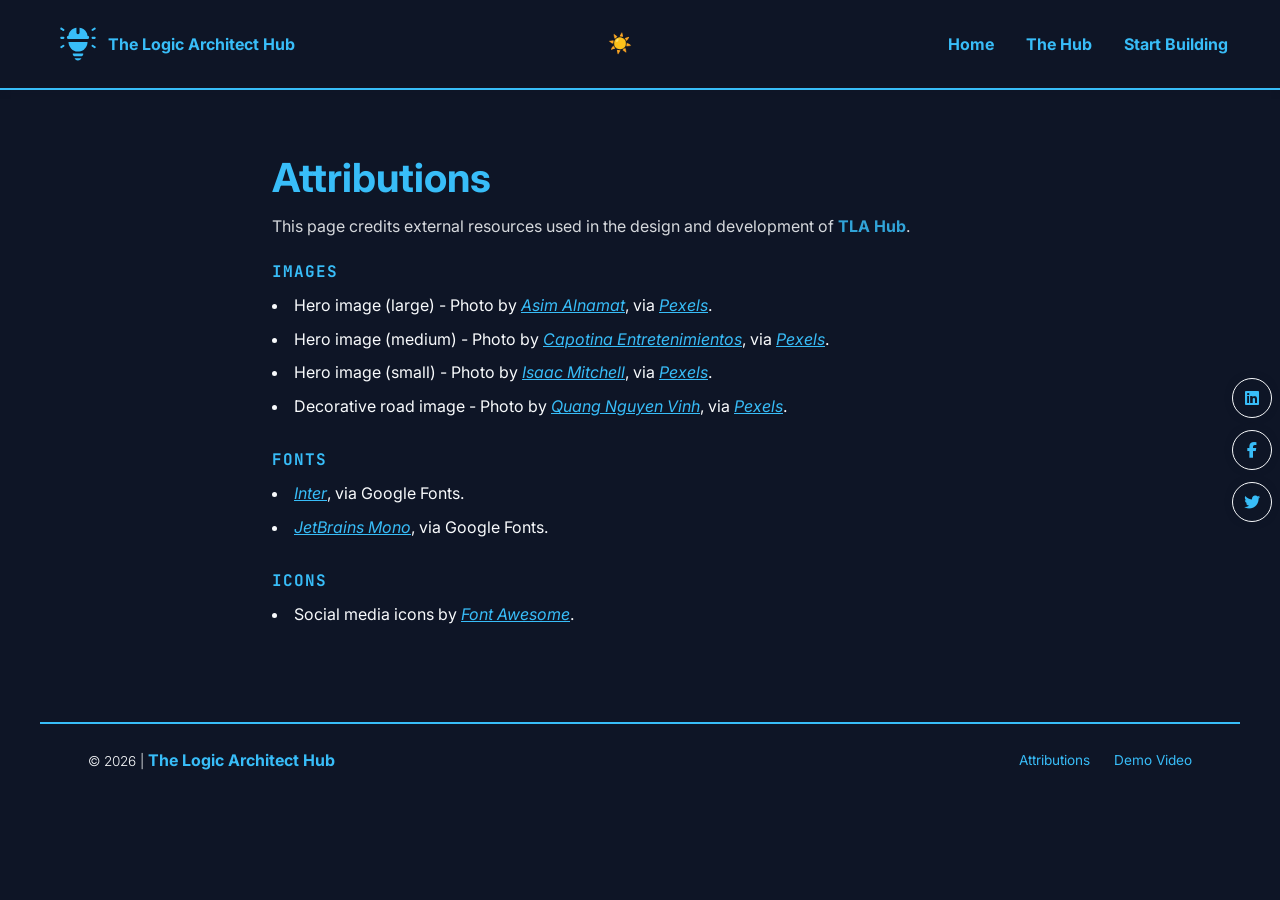
<file: finalproject/attributions.html>
<!DOCTYPE html>
<html lang="en" dir="ltr">

<head>
    <meta charset="UTF-8">
    <meta name="viewport" content="width=device-width, initial-scale=1.0">
    <title>Attributions | The Logic Architect Hub</title>
    <meta name="description" content="Credits and sources for external content used in The Logic Architect Hub.">
    <meta name="author" content="John Peter Joseph">

    <!--Meta Graph (open graph)-->
    <meta property="og:title" content="Attributions | The Logic Architect Hub">
    <meta property="og:image" content="https://johneter-io.github.io/wdd231/finalproject/images/hero-large.webp">
    <meta property="og:description" content="Credits and sources for external content used on this site.">
    <meta property="og:url" content="https://johneter-io.github.io/wdd231/finalproject/attributions.html">
    <meta property="og:type" content="website">

    <!--Google Fonts-->
    <link rel="preconnect" href="https://fonts.googleapis.com">
    <link rel="preconnect" href="https://fonts.gstatic.com" crossorigin>
    <link
        href="https://fonts.googleapis.com/css2?family=Inter:ital,opsz,wght@0,14..32,100..900;1,14..32,100..900&family=JetBrains+Mono:ital,wght@0,100..800;1,100..800&display=swap"
        rel="stylesheet">

    <!-- Social media icons -->
    <link rel="stylesheet" href="https://cdnjs.cloudflare.com/ajax/libs/font-awesome/6.5.1/css/all.min.css">

    <!--Stylesheets-->
    <link rel="stylesheet" href="styles/small.css">
    <!-- OPTIMIZATION: Load large.css only if necessary -->
    <link rel="stylesheet" href="styles/large.css" media="(min-width: 960px)">

    <!-- Favicon -->
    <link rel="icon" href="favicon.ico">

    <script type="module" src="scripts/app.js"></script>
</head>

<body>
    <header>
        <div class="logo">
            <a href="index.html">
                <img src="images/logic-architect-logo.svg" alt="The Logic Architect Hub Logo" width="60" height="60">
                <span>The Logic Architect Hub</span>
            </a>
        </div>

        <div class="header-controls">
            <button type="button" id="theme-toggle" aria-label="Switch to light theme">☀️</button>
        </div>

        <button type="button" id="menu" aria-label="Toggle Menu" aria-expanded="false" aria-controls="navbar">
            <span class="bar"></span>
            <span class="bar"></span>
            <span class="bar"></span>
        </button>

        <nav id="navbar">
            <ul>
                <li><a href="index.html">Home</a></li>
                <li><a href="thehub.html">The Hub</a></li>
                <li><a href="contact.html">Start Building</a></li>
            </ul>
        </nav>
    </header>

    <main class="attributions-main">
        <h1>Attributions</h1>
        <p class="attributions-intro">This page credits external resources used in the design and
            development of <strong>TLA Hub</strong>.</p>

        <section class="attributions-section">
            <h2>Images</h2>
            <ol class="attributions-list">
                <li>Hero image (large) - Photo by <a href="https://www.pexels.com/@asim-razan/" target="_blank"
                        rel="noopener">Asim Alnamat</a>, via <a href="https://www.pexels.com" target="_blank"
                        rel="noopener">Pexels</a>.
                </li>
                <li>Hero image (medium) - Photo by <a href="https://www.pexels.com/@capotina/" target="_blank"
                        rel="noopener">Capotina Entretenimientos</a>, via <a href="https://www.pexels.com"
                        target="_blank" rel="noopener">Pexels</a>.</li>
                <li>Hero image (small) - Photo by <a href="https://www.pexels.com/it-it/@isaac-mitchell-278678383/"
                        target="_blank" rel="noopener">Isaac Mitchell</a>, via <a href="https://www.pexels.com"
                        target="_blank" rel="noopener">Pexels</a>.
                </li>
                <li>Decorative road image - Photo by <a href="https://www.pexels.com/@quang-nguyen-vinh-222549/"
                        target="_blank" rel="noopener">Quang Nguyen Vinh</a>, via <a href="https://www.pexels.com"
                        target="_blank" rel="noopener">Pexels</a>.</li>
            </ol>
        </section>

        <section class="attributions-section">
            <h2>Fonts</h2>
            <ul class="attributions-list">
                <li><a href="https://fonts.google.com/specimen/Inter" target="_blank" rel="noopener">Inter</a>,
                    via Google Fonts.</li>
                <li><a href="https://fonts.google.com/specimen/JetBrains+Mono" target="_blank" rel="noopener">JetBrains
                        Mono</a>, via Google Fonts.</li>
            </ul>
        </section>

        <section class="attributions-section">
            <h2>Icons</h2>
            <ul class="attributions-list">
                <li>Social media icons by <a href="https://fontawesome.com" target="_blank" rel="noopener">Font
                        Awesome</a>.</li>
            </ul>
        </section>
    </main>

    <!-- Social Sidebar -->
    <div class="social-fixed">
        <a href="#" aria-label="LinkedIn" target="_blank" rel="noopener"><i class="fa-brands fa-linkedin"></i></a>
        <a href="#" aria-label="Facebook" target="_blank" rel="noopener"><i class="fa-brands fa-facebook-f"></i></a>
        <a href="#" aria-label="Twitter" target="_blank" rel="noopener"><i class="fa-brands fa-twitter"></i></a>
    </div>

    <footer>
        <p>&copy; <span id="currentYear"></span> | <strong>The Logic Architect Hub</strong></p>
        <ul>
            <li><a href="attributions.html">Attributions</a></li>
            <li><a href="#" target="_blank" rel="noopener">Demo Video</a></li>
        </ul>
    </footer>

</body>

</html>
</file>
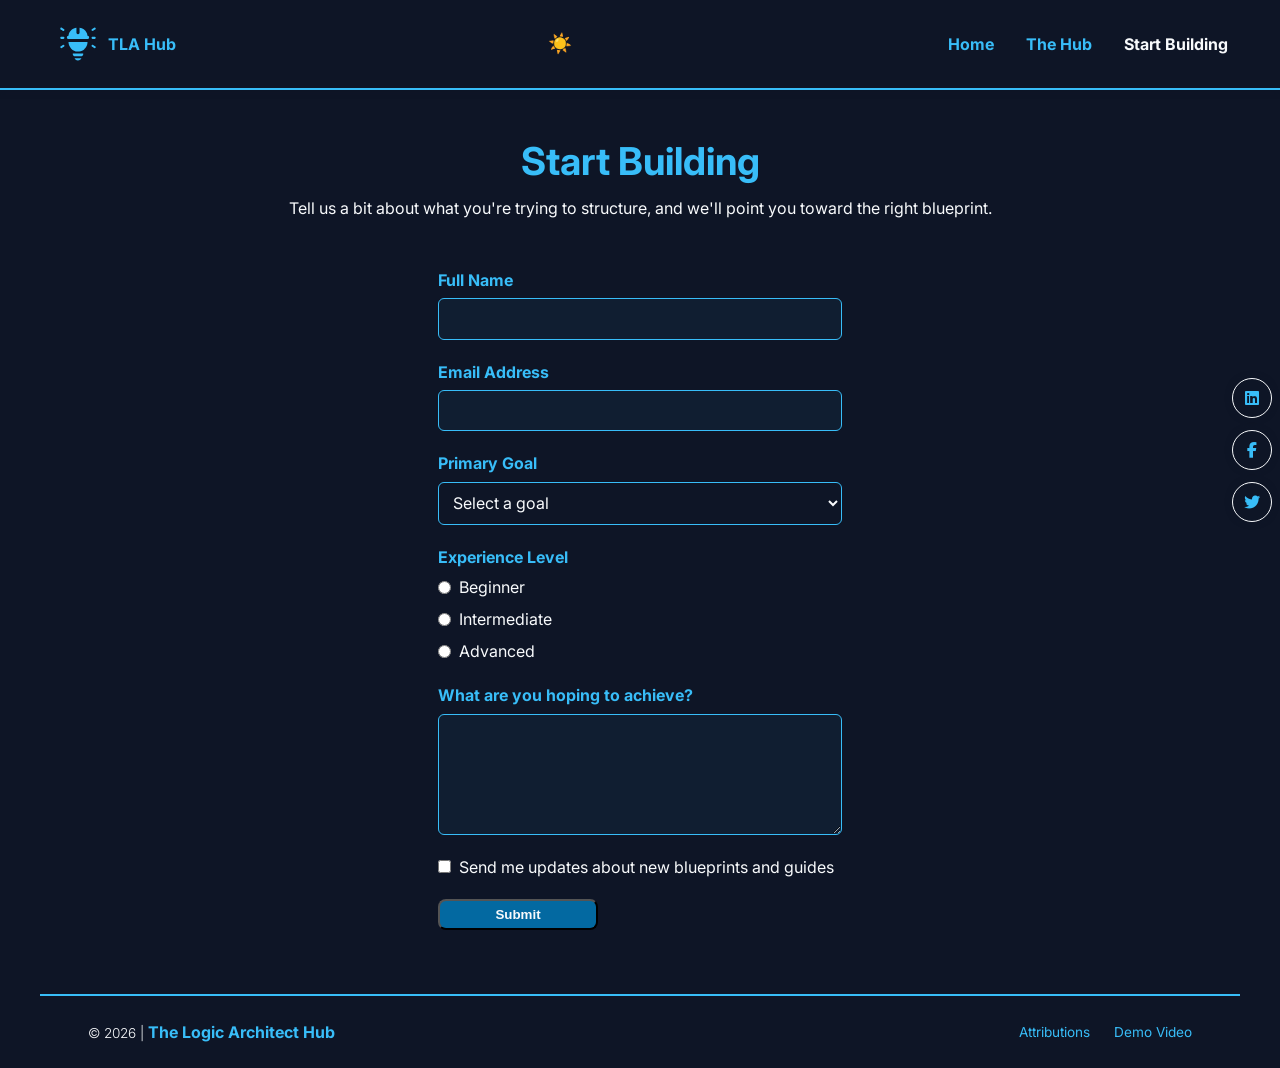
<file: finalproject/contact.html>
<!DOCTYPE html>
<html lang="en" dir="ltr">

<head>
    <meta charset="UTF-8">
    <meta name="viewport" content="width=device-width, initial-scale=1.0">
    <title>Start Building | The Logic Architect Hub</title>
    <meta name="description"
        content="Get started with The Logic Architect Hub — tell us about your goals and we'll help you find the right system to structure your life.">
    <meta name="author" content="John Peter Joseph">

    <!--Meta Graph (open graph)-->
    <meta property="og:title" content="Start Building | The Logic Architect Hub">
    <meta property="og:description" content="Get started with The Logic Architect Hub.">
    <meta property="og:image" content="https://johneter-io.github.io/wdd231/finalproject/images/hero-large.webp">
    <meta property="og:url" content="https://johneter-io.github.io/wdd231/finalproject/contact.html">
    <meta property="og:type" content="website">

    <!--Google Fonts-->
    <link rel="preconnect" href="https://fonts.googleapis.com">
    <link rel="preconnect" href="https://fonts.gstatic.com" crossorigin>
    <link
        href="https://fonts.googleapis.com/css2?family=Inter:ital,opsz,wght@0,14..32,100..900;1,14..32,100..900&family=JetBrains+Mono:ital,wght@0,100..800;1,100..800&display=swap"
        rel="stylesheet">

    <!-- Social media icons -->
    <link rel="stylesheet" href="https://cdnjs.cloudflare.com/ajax/libs/font-awesome/6.5.1/css/all.min.css">

    <!--Stylesheets-->
    <link rel="stylesheet" href="styles/small.css">
    <!-- OPTIMIZATION: Load large.css only if necessary -->
    <link rel="stylesheet" href="styles/large.css" media="(min-width: 960px)">

    <!-- Favicon -->
    <link rel="icon" href="favicon.ico">

    <script type="module" src="scripts/app.js"></script>
</head>

<body>
    <header>
        <div class="logo">
            <a href="index.html">
                <img src="images/logic-architect-logo.svg" alt="The Logic Architect Hub Logo" width="60" height="60">
                <span>TLA Hub</span>
            </a>
        </div>

        <div class="header-controls">
            <button type="button" id="theme-toggle" aria-label="Switch to light theme">☀️</button>
        </div>

        <button type="button" id="menu" aria-label="Toggle Menu" aria-expanded="false" aria-controls="navbar">
            <span class="bar"></span>
            <span class="bar"></span>
            <span class="bar"></span>
        </button>

        <nav id="navbar">
            <ul>
                <li><a href="index.html">Home</a></li>
                <li><a href="thehub.html">The Hub</a></li>
                <li><a href="contact.html" class="active">Start Building</a></li>
            </ul>
        </nav>
    </header>

    <main>
        <section class="contact-intro">
            <h1>Start Building</h1>
            <p>Tell us a bit about what you're trying to structure, and we'll point you toward the right blueprint.</p>
        </section>

        <form action="thankyou.html" method="get" class="contact-form">
            <div class="form-group">
                <label for="fullname">Full Name</label>
                <input type="text" id="fullname" name="fullname" title="Please enter your full name here" required
                    autocomplete="name">
            </div>

            <div class="form-group">
                <label for="email">Email Address</label>
                <input type="email" id="email" name="email" title="Please enter your email here" required
                    autocomplete="email">
            </div>

            <div class="form-group">
                <label for="goal">Primary Goal</label>
                <select id="goal" name="goal" required>
                    <option value="">Select a goal</option>
                    <option value="routine">Structure my daily routine</option>
                    <option value="focus">Improve focus and deep work</option>
                    <option value="planning">Plan long-term goals</option>
                    <option value="discipline">Build operational discipline</option>
                </select>
            </div>

            <div class="form-group">
                <span class="form-label-title">Experience Level</span>
                <div class="radio-group">
                    <label><input type="radio" name="experience" value="beginner" required> Beginner</label>
                    <label><input type="radio" name="experience" value="intermediate"> Intermediate</label>
                    <label><input type="radio" name="experience" value="advanced"> Advanced</label>
                </div>
            </div>

            <div class="form-group">
                <label for="message">What are you hoping to achieve?</label>
                <textarea id="message" name="message" rows="5" maxlength="500"></textarea>
            </div>

            <div class="form-group checkbox-group">
                <label>
                    <input type="checkbox" name="newsletter" value="yes">
                    Send me updates about new blueprints and guides
                </label>
            </div>

            <!-- Hidden field: records submission date -->
            <input type="hidden" name="submissionDate" id="submissionDate" value="">

            <button type="submit" class="btn">Submit</button>
        </form>
    </main>

    <!-- Social Sidebar (off-screen) -->
    <div class="social-fixed">
        <a href="#" aria-label="LinkedIn" target="_blank" rel="noopener"><i class="fa-brands fa-linkedin"></i></a>
        <a href="#" aria-label="Facebook" target="_blank" rel="noopener"><i class="fa-brands fa-facebook-f"></i></a>
        <a href="#" aria-label="Twitter" target="_blank" rel="noopener"><i class="fa-brands fa-twitter"></i></a>
    </div>

    <footer>
        <p>&copy; <span id="currentYear"></span> | <strong>The Logic Architect Hub</strong></p>
        <ul>
            <li><a href="attributions.html">Attributions</a></li>
            <li><a href="#" target="_blank" rel="noopener">Demo Video</a></li>
        </ul>
    </footer>

</body>

</html>
</file>
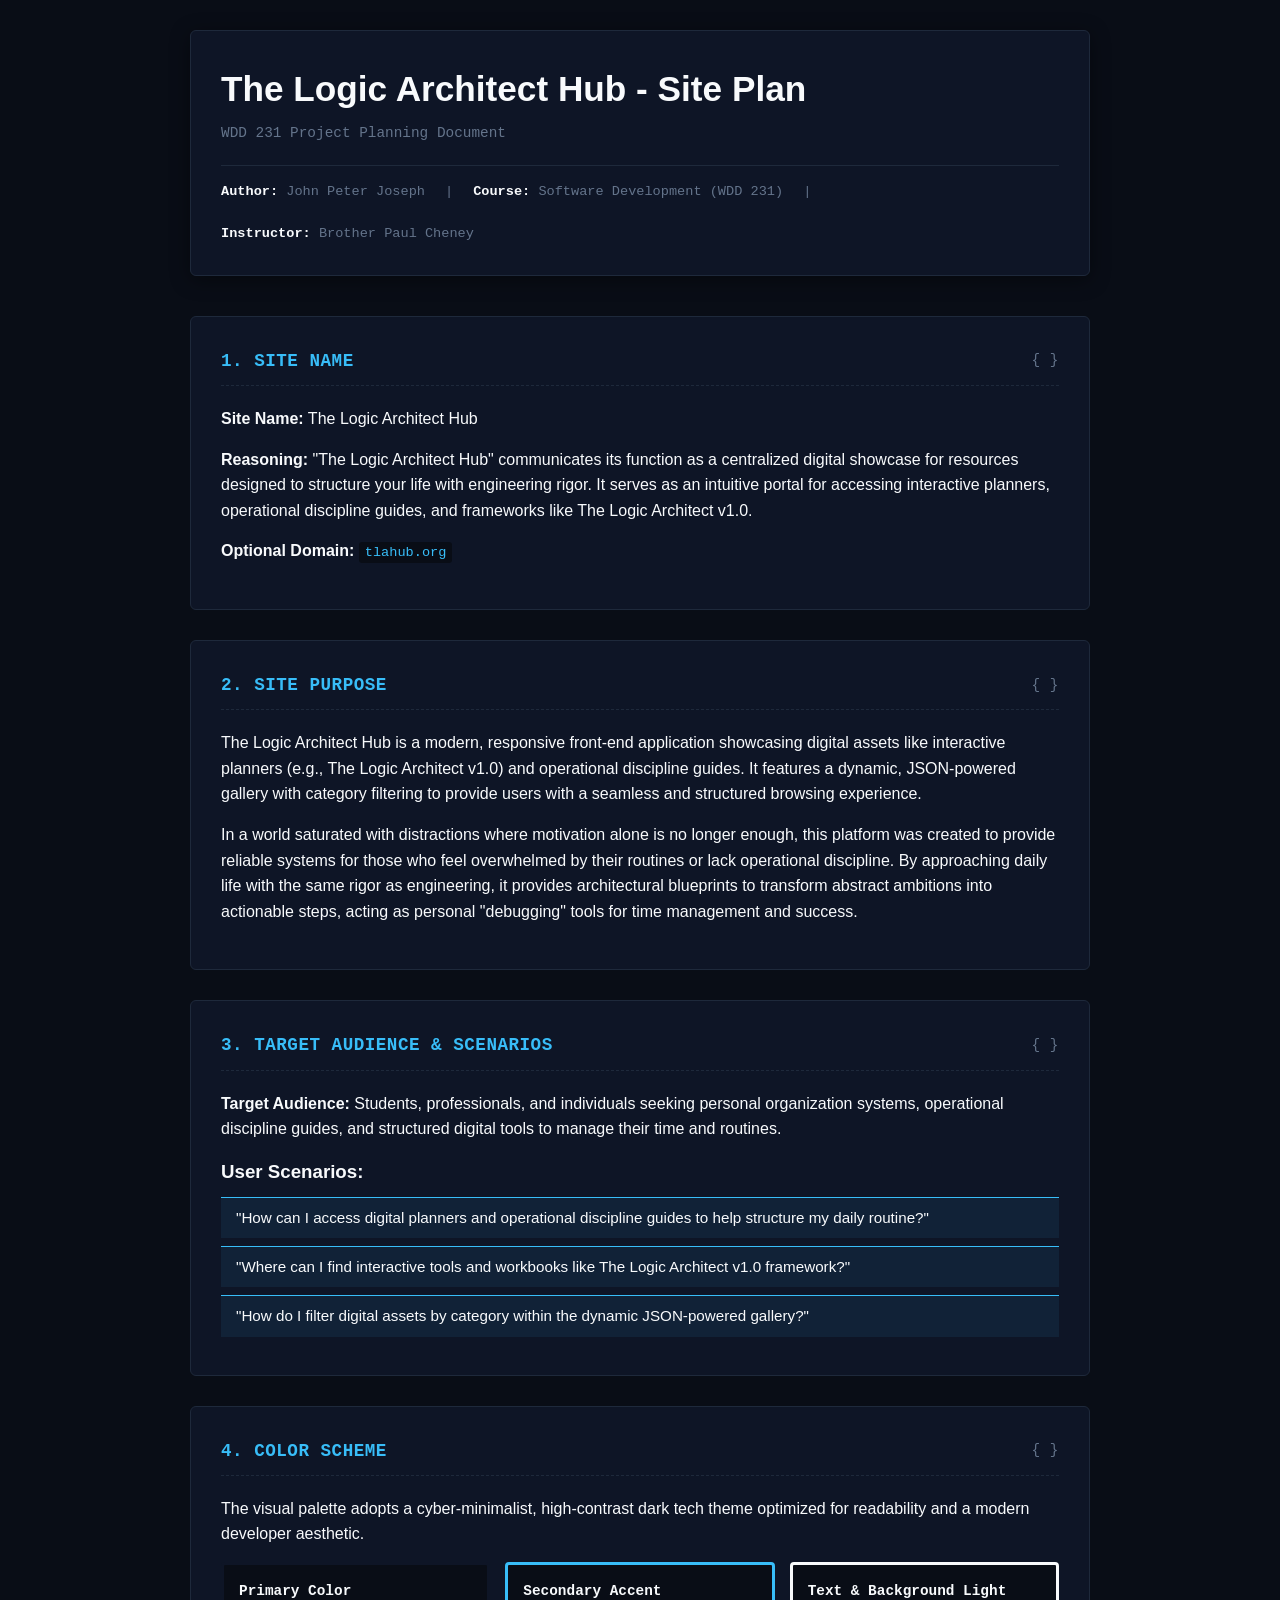
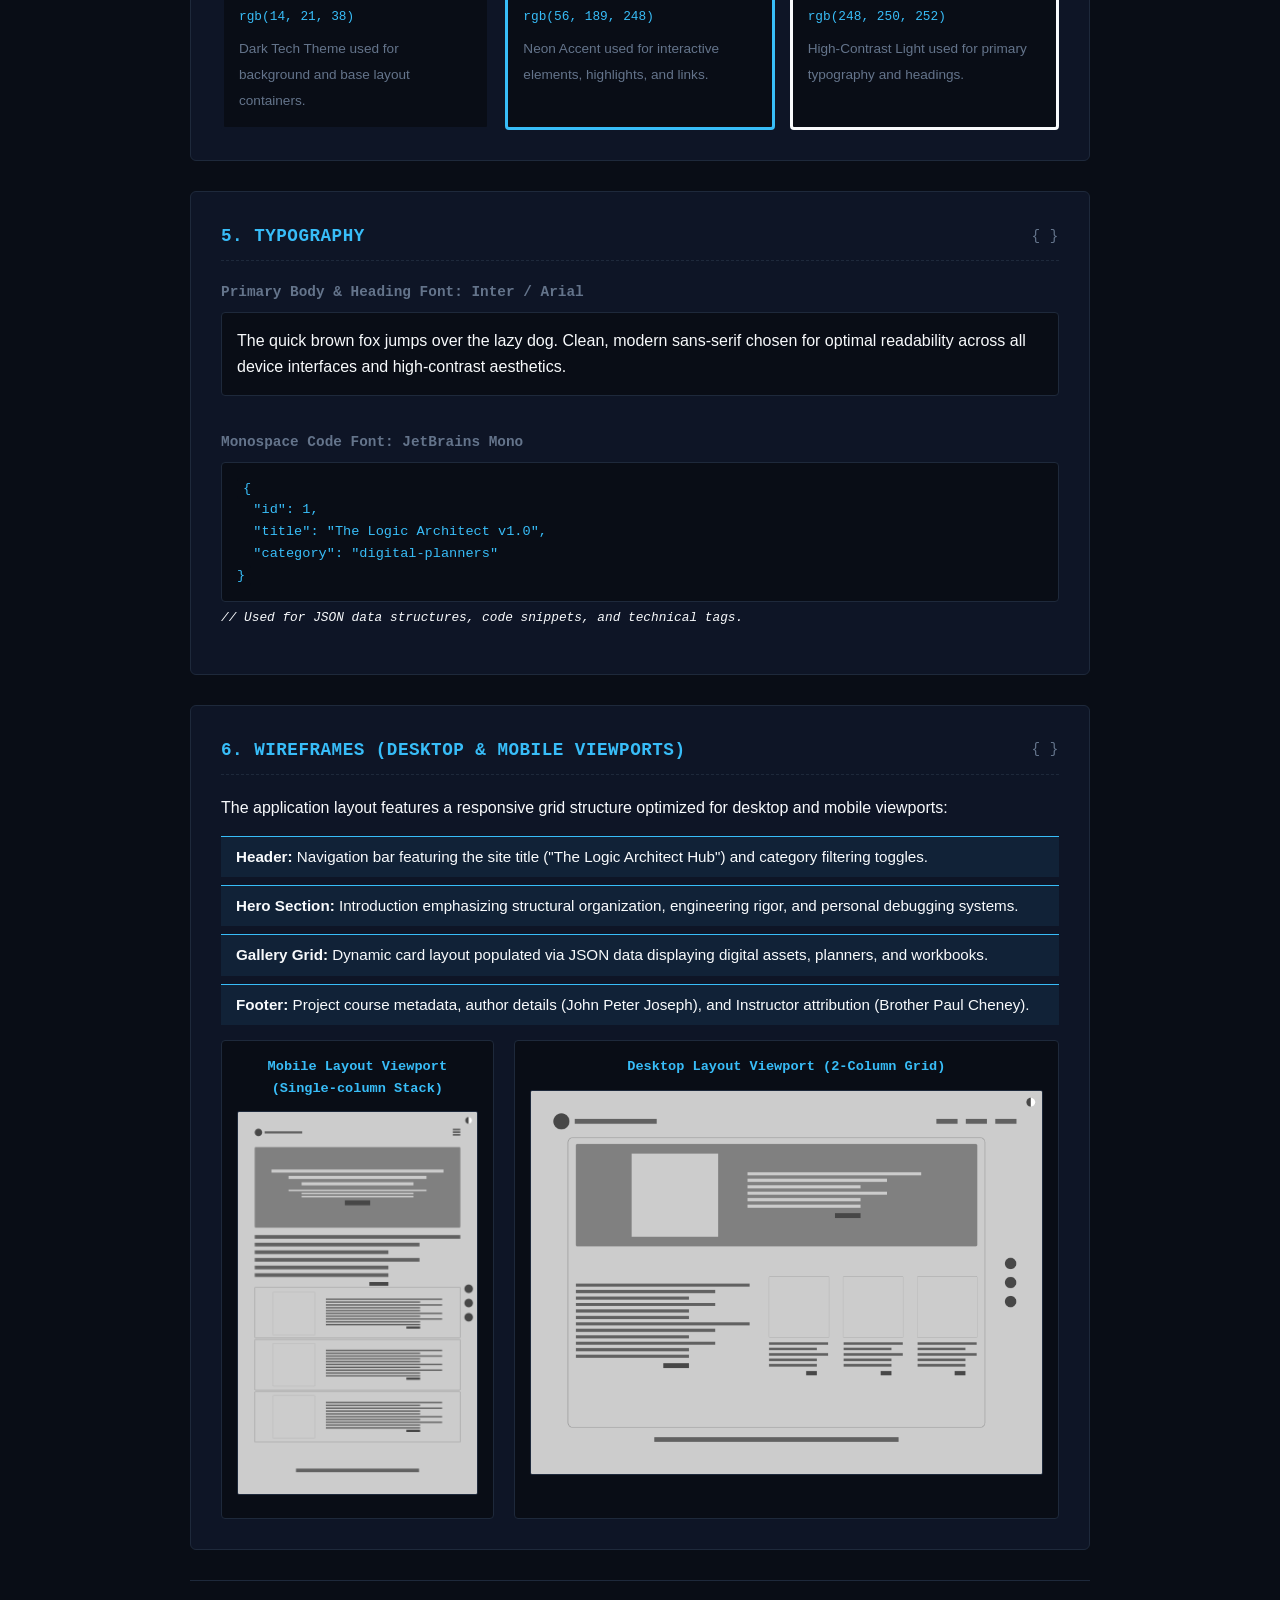
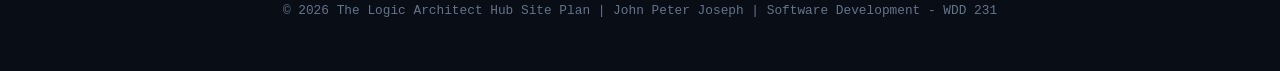
<file: finalproject/site-plan.html>
<!DOCTYPE html>
<html lang="en">

<head>
    <meta charset="UTF-8">
    <meta name="viewport" content="width=device-width, initial-scale=1.0">
    <title>Site Plan | The Logic Architect Hub - John Peter Joseph</title>
    <meta name="description"
        content="Site Planning Document for "The Logic Architect Hub" – A resource portal dedicated to software development, by John Peter Joseph, as part of the WDD 231 course.">
    <meta name="author" content="John Peter Joseph">

    <link rel="preconnect" href="https://fonts.googleapis.com">
    <link rel="preconnect" href="https://fonts.gstatic.com" crossorigin>
    <link href="https://fonts.googleapis.com/css2?family=Montserrat:ital,wght@0,100..900;1,100..900&display=swap"
        rel="stylesheet">

    <link rel="stylesheet" href="styles/site-plan.css">
</head>

<body>
    <header>
        <h1>The Logic Architect Hub - Site Plan</h1>
        <p class="subtitle">WDD 231 Project Planning Document</p>
        <div class="author-info">
            <span><strong>Author:</strong> John Peter Joseph</span> |
            <span><strong>Course:</strong> Software Development (WDD 231)</span> |
            <span><strong>Instructor:</strong> Brother Paul Cheney</span>
        </div>
    </header>

    <main>
        <!-- 1. Site Name -->
        <section class="card">
            <h2>1. Site Name</h2>
            <p><strong>Site Name:</strong> The Logic Architect Hub</p>
            <p><strong>Reasoning:</strong> "The Logic Architect Hub" communicates its function as a centralized digital
                showcase for resources designed to structure your life with engineering rigor. It serves as an
                intuitive portal for accessing interactive planners, operational discipline guides, and frameworks like
                The Logic Architect v1.0.</p>
            <p><strong>Optional Domain:</strong> <code>tlahub.org</code></p>
        </section>

        <!-- 2. Site Purpose -->
        <section class="card">
            <h2>2. Site Purpose</h2>
            <p>The Logic Architect Hub is a modern, responsive front-end application showcasing digital assets like
                interactive planners (e.g., The Logic Architect v1.0) and operational discipline guides. It
                features a dynamic, JSON-powered gallery with category filtering to provide users with a seamless and
                structured browsing experience.</p>
            <p>In a world saturated with distractions where motivation alone is no longer enough, this platform was
                created to provide reliable systems for those who feel overwhelmed by their routines or lack operational
                discipline. By approaching daily life with the same rigor as engineering, it provides
                architectural blueprints to transform abstract ambitions into actionable steps, acting as personal
                "debugging" tools for time management and success.</p>
        </section>

        <!-- 3. Target Audience & Scenarios -->
        <section class="card">
            <h2>3. Target Audience & Scenarios</h2>
            <p><strong>Target Audience:</strong> Students, professionals, and individuals seeking personal organization
                systems, operational discipline guides, and structured digital tools to manage their time and routines.
            </p>
            <h3>User Scenarios:</h3>
            <ul>
                <li>"How can I access digital planners and operational discipline guides to help structure my daily
                    routine?"</li>
                <li>"Where can I find interactive tools and workbooks like The Logic Architect v1.0 framework?"
                </li>
                <li>"How do I filter digital assets by category within the dynamic JSON-powered gallery?"</li>
            </ul>
        </section>

        <!-- 4. Color Scheme -->
        <section class="card">
            <h2>4. Color Scheme</h2>
            <p>The visual palette adopts a cyber-minimalist, high-contrast dark tech theme optimized for readability and
                a modern developer aesthetic.</p>
            <div class="color-palette">
                <div class="color-box primary">
                    <span class="color-name">Primary Color</span>
                    <span class="color-hex">rgb(14, 21, 38)</span>
                    <span class="color-use">Dark Tech Theme used for background and base layout containers.</span>
                </div>
                <div class="color-box secondary">
                    <span class="color-name">Secondary Accent</span>
                    <span class="color-hex">rgb(56, 189, 248)</span>
                    <span class="color-use">Neon Accent used for interactive elements, highlights, and links.</span>
                </div>
                <div class="color-box neutral-light">
                    <span class="color-name">Text &amp; Background Light</span>
                    <span class="color-hex">rgb(248, 250, 252)</span>
                    <span class="color-use">High-Contrast Light used for primary typography and headings.</span>
                </div>
            </div>
        </section>

        <!-- 5. Typography -->
        <section class="card">
            <h2>5. Typography</h2>
            <div class="typography-demo">
                <div class="font-group">
                    <h3>Primary Body &amp; Heading Font: Inter / Arial</h3>
                    <p class="font-inter-demo">The quick brown fox jumps over the lazy dog. Clean, modern sans-serif
                        chosen for optimal readability across all device interfaces and high-contrast aesthetics.</p>
                </div>
                <div class="font-group">
                    <h3>Monospace Code Font: JetBrains Mono</h3>
                    <pre class="font-code-demo"><code>{
  "id": 1,
  "title": "The Logic Architect v1.0",
  "category": "digital-planners"
}</code></pre>
                    <p class="font-code-note"><em>// Used for JSON data structures, code snippets, and technical
                            tags.</em></p>
                </div>
            </div>
        </section>

        <!-- 6. Wireframes -->
        <section class="card">
            <h2>6. Wireframes (Desktop &amp; Mobile Viewports)</h2>
            <p>The application layout features a responsive grid structure optimized for desktop and mobile
                viewports:</p>
            <ul>
                <li><strong>Header:</strong> Navigation bar featuring the site title ("The Logic Architect Hub") and
                    category filtering toggles.</li>
                <li><strong>Hero Section:</strong> Introduction emphasizing structural organization, engineering rigor,
                    and personal debugging systems.</li>
                <li><strong>Gallery Grid:</strong> Dynamic card layout populated via JSON data displaying digital
                    assets, planners, and workbooks.</li>
                <li><strong>Footer:</strong> Project course metadata, author details (John Peter Joseph), and Instructor
                    attribution (Brother Paul Cheney).</li>
            </ul>

            <div class="wireframe-container">
                <!-- Mobile Wireframe Placeholder -->
                <div class="wireframe-box">
                    <h3>Mobile Layout Viewport (Single-column Stack)</h3>
                    <img src="images/mobile-wireframe.png" alt="Mobile View Wireframe for The Logic Architect Hub">
                </div>

                <!-- Desktop Wireframe Placeholder -->
                <div class="wireframe-box">
                    <h3>Desktop Layout Viewport (2-Column Grid)</h3>
                    <img src="images/desktop-wireframe.png" alt="Desktop View Wireframe for The Logic Architect Hub">
                </div>
            </div>
        </section>
    </main>

    <footer>
        <p>&copy; 2026 The Logic Architect Hub Site Plan | John Peter Joseph | Software Development - WDD 231</p>
    </footer>
</body>

</html>
</file>
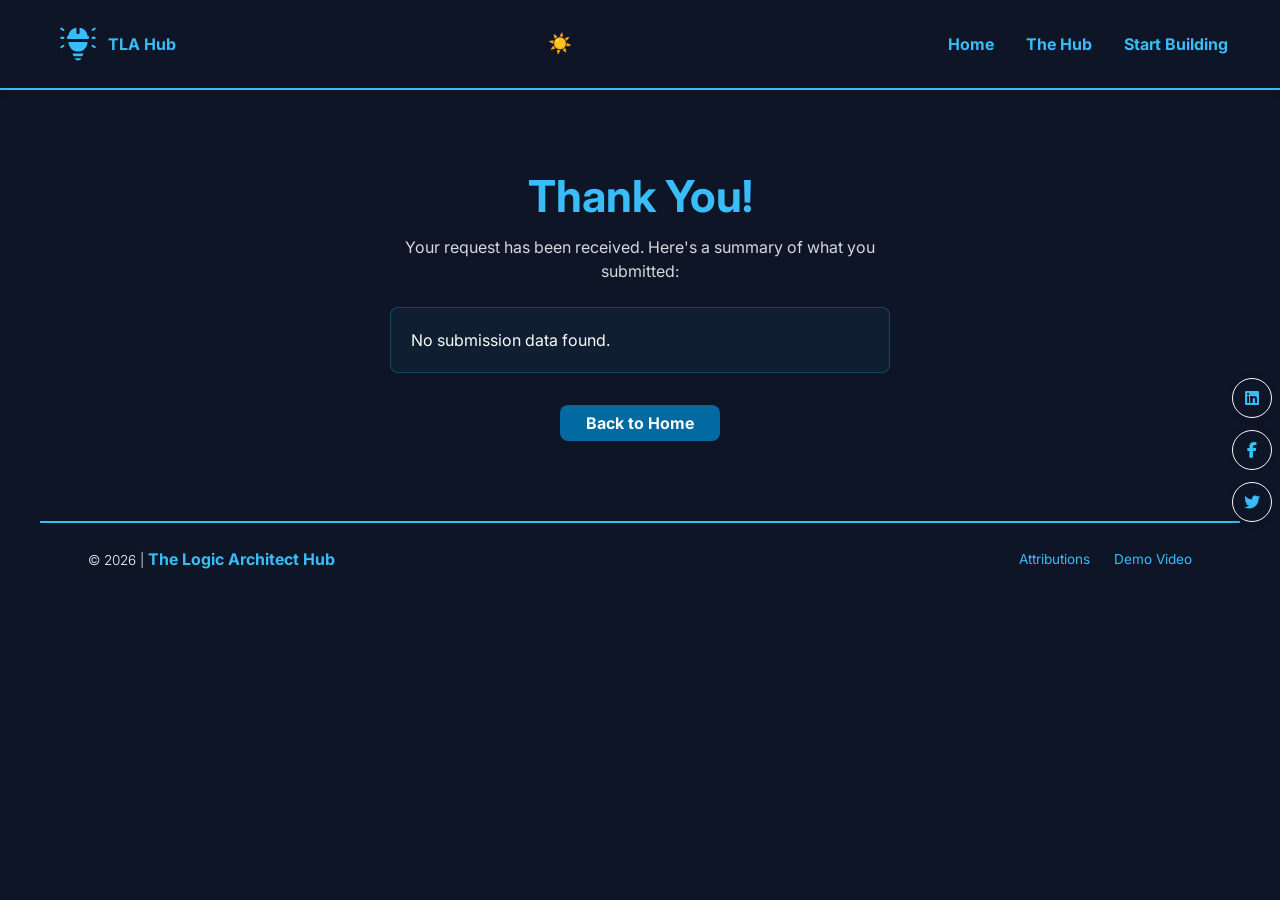
<file: finalproject/thankyou.html>
<!DOCTYPE html>
<html lang="en" dir="ltr">

<head>
    <meta charset="UTF-8">
    <meta name="viewport" content="width=device-width, initial-scale=1.0">
    <title>Thank You | The Logic Architect Hub</title>
    <meta name="description" content="Confirmation page after submitting the contact form on The Logic Architect Hub.">
    <meta name="author" content="John Peter Joseph">

    <!--Meta Graph (open graph)-->
    <meta property="og:title" content="Thank You | The Logic Architect Hub">
    <meta property="og:description" content="Confirmation page for The Logic Architect Hub.">
    <meta property="og:image" content="https://johneter-io.github.io/wdd231/finalproject/images/hero-large.webp">
    <meta property="og:url" content="https://johneter-io.github.io/wdd231/finalproject/thankyou.html">
    <meta property="og:type" content="website">

    <!--Google Fonts-->
    <link rel="preconnect" href="https://fonts.googleapis.com">
    <link rel="preconnect" href="https://fonts.gstatic.com" crossorigin>
    <link
        href="https://fonts.googleapis.com/css2?family=Inter:ital,opsz,wght@0,14..32,100..900;1,14..32,100..900&family=JetBrains+Mono:ital,wght@0,100..800;1,100..800&display=swap"
        rel="stylesheet">

    <!-- Social media icons -->
    <link rel="stylesheet" href="https://cdnjs.cloudflare.com/ajax/libs/font-awesome/6.5.1/css/all.min.css">

    <!--Stylesheets-->
    <link rel="stylesheet" href="styles/small.css">
    <!-- OPTIMIZATION: Load large.css only if necessary -->
    <link rel="stylesheet" href="styles/large.css" media="(min-width: 960px)">

    <!-- Favicon -->
    <link rel="icon" href="favicon.ico">

    <script type="module" src="scripts/app.js"></script>
</head>

<body>
    <header>
        <div class="logo">
            <a href="index.html">
                <img src="images/logic-architect-logo.svg" alt="The Logic Architec Hub Logo" width="60" height="60">
                <span>TLA Hub</span>
            </a>
        </div>

        <div class="header-controls">
            <button type="button" id="theme-toggle" aria-label="Switch to light theme">☀️</button>
        </div>

        <button type="button" id="menu" aria-label="Toggle Menu" aria-expanded="false" aria-controls="navbar">
            <span class="bar"></span>
            <span class="bar"></span>
            <span class="bar"></span>
        </button>

        <nav id="navbar">
            <ul>
                <li><a href="index.html">Home</a></li>
                <li><a href="thehub.html">The Hub</a></li>
                <li><a href="contact.html">Start Building</a></li>
            </ul>
        </nav>
    </header>

    <main class="thankyou-main">
        <div class="thankyou-card">
            <h1>Thank You!</h1>
            <p class="thankyou-message">Your request has been received. Here's a summary of what you submitted:</p>

            <dl class="thankyou-summary" id="summary">
                <!-- Dynamically populated by JS -->
            </dl>

            <a href="index.html" class="btn">Back to Home</a>
        </div>
    </main>

    <!-- Social Sidebar -->
    <div class="social-fixed">
        <a href="#" aria-label="LinkedIn" target="_blank" rel="noopener"><i class="fa-brands fa-linkedin"></i></a>
        <a href="#" aria-label="Facebook" target="_blank" rel="noopener"><i class="fa-brands fa-facebook-f"></i></a>
        <a href="#" aria-label="Twitter" target="_blank" rel="noopener"><i class="fa-brands fa-twitter"></i></a>
    </div>

    <footer>
        <p>&copy; <span id="currentYear"></span> | <strong>The Logic Architect Hub</strong></p>
        <ul>
            <li><a href="attributions.html">Attributions</a></li>
            <li><a href="#" target="_blank" rel="noopener">Demo Video</a></li>
        </ul>
    </footer>

</body>

</html>
</file>
<file: styles/small.css>
* {
    margin: 0;
    padding: 0;
    box-sizing: border-box;
}

:root {
    --black-raisin: rgb(36, 33, 45);
    --silver: rgb(247, 247, 247);
    --caribbean-blue: rgb(0, 166, 195);
    --charcoal: rgb(47, 44, 55);
    --slategray: rgb(153, 153, 153);
    --font-main: "Montserrat", sans-serif;
    --max-width: 1200px;
}

body {
    font-family: var(--font-main);
    color: var(--silver);
    background-color: var(--black-raisin);
    height: auto;
    text-align: justify;
    margin: 1rem;
}

html {
    font-size: 16px;
    min-height: 40vh;
    scroll-behavior: smooth;
}

/* ======================================================= HEADER =======================================================  */
header {
    max-width: var(--max-width);
    width: 100%;
    margin: 0 auto;
}

/* ======================================================= MAIN =======================================================  */
main {
    max-width: 100%;
    padding: 1rem 0;
}

.my-logo {
    display: flex;
    flex-direction: row;
    align-items: center;
    gap: 0.2rem;
    margin-bottom: 0.5rem;
    font-size: 1.5rem;
    color: var(--caribbean-blue);
    font-weight: 700;
}

.my-logo img {
    height: 60px;
}

@media (min-width: 700px) {
    .hamburger {
        display: none;
    }
}

h1 {
    padding: 1rem;
}

ul {
    display: flex;
    flex-direction: row;
    list-style: none;
    gap: 0.1rem;
    background-color: var(--caribbean-blue);
    padding: 0.9rem;
}

ul li a {
    text-decoration: none;
    color: var(--black-raisin);
    font-weight: 700;
    padding: 0.25rem;
}

ul li a:hover {
    color: var(--silver);
    background-color: var(--black-raisin);
    border-radius: 8px;
}

ul li a.active {
    background-color: var(--black-raisin);
    color: var(--caribbean-blue);
}

ul li a.active:hover {
    background-color: var(--black-raisin);
    color: var(--caribbean-blue);
}

.hero {
    display: grid;
    grid-template-columns: 3fr 1fr;
    max-width: var(--max-width);
    width: 100%;
    margin: 0 auto;
    gap: 2rem;
}

/* --- CARDS (About Me / Photo) --- */
.card {
    display: flex;
    flex-direction: column;
    background-color: var(--charcoal);
    border-radius: 8px;
    overflow: hidden;
}

.card h2 {
    background-color: var(--caribbean-blue);
    color: var(--black-raisin);
    text-align: center;
    padding: 0.6rem;
    font-size: 1rem;
}

.card p {
    padding: 1rem;
    text-align: left;
    color: var(--caribbean-blue);
}

.card img {
    display: block;
    margin: 1rem auto;
    border-radius: 2px;
}

/* --- CERTIFICATE SECTION (spans both columns) --- */
#card-container {
    display: grid;
    grid-template-columns: repeat(3, 1fr);
    gap: 1rem;
    padding: 1rem;
}

#card-container figure {
    background-color: var(--black-raisin);
    border: 1px solid var(--caribbean-blue);
    border-radius: 3px;
    margin: 0;
    color: var(--silver);
    line-height: 1.3;
    transition: transform 0.2s ease, box-shadow 0.2s ease;
}

#card-container figure:hover {
    transform: translateY(-4px);
    box-shadow: 0 6px 14px var(--slategray);
}

#card-container figure p {
    margin: 0.25rem 0;
    padding: 0.5rem;
}

#card-container figure h2 {
    line-height: 1.2;
    margin: 0 0 0.5rem 0;
}

#card-container figure .status {
    font-weight: 700;
    margin-top: 0.5rem;
}

#card-container figure.completed-course {
    border-color: var(--caribbean-blue);
    opacity: 0.7;
}

.certificate {
    grid-column: 1 / -1;
}

.certificate p {
    text-align: center;
    color: var(--silver);
    font-weight: 400;
}

.filter-buttons {
    display: grid;
    grid-template-columns: repeat(3, 1fr);
    gap: 0.5rem;
    padding: 1rem;
}

.filter-buttons button {
    flex: 1;
    background-color: var(--black-raisin);
    color: var(--silver);
    border: 1px solid var(--caribbean-blue);
    border-radius: 6px;
    padding: 0.5rem;
    cursor: pointer;
    font-weight: 700;
    font-family: var(--font-main);
}

.filter-buttons button:hover,
.filter-buttons button.active {
    background-color: var(--caribbean-blue);
    color: var(--black-raisin);
}

#creditTotal {
    text-align: center;
    padding: 1rem;
    font-size: 0.9rem;
}

/* ======================================================= FOOTER ======================================================= */
footer {
    max-width: var(--max-width);
    margin: 0 auto;
    text-align: center;
    padding: 1.5rem 0;
}

.social {
    display: flex;
    justify-content: center;
    gap: 1rem;
    margin-bottom: 0.8rem;
}

.social img {
    height: 60px;
    filter: invert(1);
}

footer p {
    font-size: 1rem;
    color: var(--caribbean-blue);
}
</file>
<file: styles/larger.css>
@media (max-width: 700px) {
    .hamburger {
        display: none;
        background: none;
        border: none;
        color: var(--caribbean-blue);
        font-size: 1.8rem;
        cursor: pointer;
        padding: 0.3rem 0.7rem;
    }

    /* --- HEADER / NAV --- */
    header {
        display: flex;
        justify-content: space-between;
        align-items: center;
        flex-wrap: wrap;
        padding: 0.5rem;
    }

    .my-logo {
        margin-bottom: 0;
    }

    .my-logo img {
        height: 40px;
    }

    .my-logo {
        font-size: 1rem;
    }

    .hamburger {
        display: block;
    }

    #nav-bar {
        display: none;
        width: 100%;
        order: 3;
    }

    #nav-bar.open {
        display: block;
    }

    #nav-bar ul {
        flex-direction: column;
        gap: 0.4rem;
        padding: 0.7rem;
    }

    #nav-bar ul li a {
        background-color: transparent;
        color: var(--black-raisin);
        text-decoration: none;
        border-bottom: 2px solid transparent;
        padding: 0.5rem 0.25rem;
        display: inline-block;
    }

    #nav-bar ul li a:hover,
    #nav-bar ul li a.active {
        background-color: transparent;
        color: var(--black-raisin);
        border-bottom: 2px solid var(--silver);
    }

    /* --- HERO / CARDS --- */
    .hero {
        grid-template-columns: 1fr;
        gap: 1rem;
    }

    .card img {
        width: 150px;
        height: 150px;
    }

    /* --- COURSE CARDS --- */
    #card-container {
        grid-template-columns: 1fr;
        padding: 0.5rem;
        gap: 0.75rem;
    }

    .filter-buttons {
        grid-template-columns: 1fr;
        gap: 0.4rem;
        padding: 0.5rem;
    }

    #creditTotal {
        font-size: 0.85rem;
        padding: 0.5rem;
    }

    /* ======================================================= FOOTER ======================================================= */
    footer {
        padding: 1rem 0;
    }

    .social {
        gap: 0.75rem;
    }

    .social img {
        height: 45px;
    }

    footer p {
        font-size: 0.85rem;
    }
}
</file>
<file: chamber/styles/small.css>
/* ==========================================================================
   RESET (universal selector — legitimate grouping, not a consolidation
   of different components)
   ========================================================================== */
*,
*::before,
*::after {
    margin: 0;
    padding: 0;
    box-sizing: border-box;
}

/* ==========================================================================
   GLOBAL VARIABLES
   ========================================================================== */
:root {
    --cobalt-blue: rgb(0, 71, 171);
    --vibrant-orange: rgb(255, 153, 0);
    --charcoal: rgb(33, 37, 41);
    --off-white: rgb(248, 249, 250);
    --gold: rgb(133, 100, 4);
    --bg-gold: rgb(255, 243, 205);
    --silver: rgb(56, 61, 65);
    --black-shadow: rgb(128, 128, 128);
    --max-width: 1200px;
    --font-main: "inter", sans-serif;
}

/* ==========================================================================
   BASIC ELEMENTS
   ========================================================================== */
html {
    font-size: 16px;
    line-height: 1.15;
    -webkit-text-size-adjust: 100%;
    max-width: 100%;
    overflow-x: hidden;
    font-family: var(--font-main);
    width: 100%;
    background-color: var(--off-white);
}

body {
    margin: 0;
}

main {
    max-width: var(--max-width);
    margin: 0 auto;
    width: 100%;
    padding: 1rem;
    display: block;
}

img {
    border-style: none;
}

button {
    font-family: inherit;
    font-size: 100%;
    line-height: 1.15;
    margin: 0;
    overflow: visible;
    text-transform: none;
    -webkit-appearance: button;
}

button::-moz-focus-inner {
    border-style: none;
    padding: 0;
}

/* ==========================================================================
   HEADER & NAVIGATION
   ========================================================================== */
header {
    display: flex;
    align-items: center;
    color: var(--cobalt-blue);
    padding: 1rem;
    background-color: var(--off-white);
    flex-direction: row;
    flex-wrap: wrap;
    justify-content: space-between;
    position: relative;
    border-bottom: 1px solid var(--cobalt-blue);
}

.logo {
    display: flex;
    align-items: center;
    gap: .3rem;
    flex: 1;
    min-width: 0;
}

.logo img {
    height: 30px;
}

.logo p {
    font-size: 1rem;
    font-weight: 700;
    line-height: 1.2;
    margin: 0;
    overflow-wrap: anywhere;
}

#menu {
    color: var(--cobalt-blue);
    font-size: 1rem;
    flex-shrink: 0;
    border: none;
    cursor: pointer;
}

#navbar {
    width: 100%;
}

#navbar ul {
    width: 100%;
    flex-direction: column;
    list-style: none;
    padding: 0;
    margin: 1rem 0 0 0;
    display: none;
    text-align: left;
}

#navbar.open ul {
    display: flex;
}

#navbar a {
    color: var(--cobalt-blue);
    font-weight: 700;
    display: block;
    text-decoration: none;
    padding: 0.5rem;
}

#navbar a.active {
    background-color: var(--vibrant-orange);
    color: var(--charcoal);
}

#navbar a:hover {
    background-color: var(--vibrant-orange);
    color: var(--charcoal);
}

.header-main {
    color: var(--cobalt-blue);
    text-align: center;
    font-size: 1.7rem;
    margin: 1rem 0;
}

/* ==========================================================================
   DIRECTORY LAYOUT HEADINGS & CONTROLS
   ========================================================================== */
.directory-btn {
    display: flex;
    flex-direction: column;
    width: 100%;
    justify-content: center;
    align-items: center;
    padding: 1rem;
    gap: 1rem;
}

.toggle-buttons button {
    border-radius: 8px;
    font-size: 1rem;
    background-color: var(--off-white);
    padding: 0.6rem 1rem;
    border: 1px solid var(--charcoal);
    color: var(--charcoal);
    cursor: pointer;
    font-weight: 900;
    white-space: nowrap;
}

.toggle-buttons button.active {
    color: var(--charcoal);
    background-color: var(--vibrant-orange);
}

/* ==========================================================================
   GRID VIEW
   ========================================================================== */
.grid-view {
    padding: 1.5rem;
    margin: 0 auto;
    gap: 1.5rem;
    display: grid;
    grid-template-columns: 1fr;
}

.grid-view section {
    border-radius: 8px;
    box-shadow: var(--black-shadow) 0px 3px 8px;
    text-align: center;
    background: var(--off-white);
    padding: 1.5rem;
    border-top: 5px solid var(--vibrant-orange);
    transition: transform 0.3s ease, box-shadow 0.3s ease;
}

.grid-view section:hover {
    transform: translateY(-2px);
    box-shadow: 0 8px 16px var(--charcoal);
}

.grid-view section.level-2 {
    border-top-color: var(--silver);
}

.grid-view section.level-3 {
    border-top-color: var(--gold);
}

.grid-view section img {
    max-width: 200px;
    margin-bottom: 1rem;
    height: 90px;
    object-fit: contain;
    align-self: center;
}

.grid-view section p {
    font-size: 0.9rem;
    margin: 0.5rem 0;
}

/* ==========================================================================
   LIST VIEW
   ========================================================================== */
.list-view {
    padding: 1.5rem;
    margin: 0 auto;
    display: flex;
    flex-direction: column;
}

.list-view section {
    border-radius: 8px;
    box-shadow: var(--black-shadow) 0px 3px 8px;
    display: flex;
    flex-direction: column;
    padding: 1rem;
    background-color: var(--off-white);
    margin-bottom: 0.5rem;
    border-bottom: 1px solid var(--vibrant-orange);
}

.list-view section img {
    display: none;
}

.list-view section h3 {
    margin: 0 0 0.5rem 0;
}

.list-view section p {
    font-size: 0.9rem;
    margin: 0.25rem 0;
}

/* ==========================================================================
   MEMBERSHIP LEVEL BADGES
   ========================================================================== */
.membership-badge {
    border-radius: 8px;
    font-weight: 700;
    display: inline-block;
    font-size: 0.8rem;
    padding: 0.25rem 0.6rem;
    margin: 0.5rem 0;
    text-transform: uppercase;
    letter-spacing: 0.5px;
}

.badge-lvl-1 {
    color: var(--charcoal);
    border: 1px solid var(--vibrant-orange);
    background-color: var(--gold);
}

.badge-lvl-2 {
    color: var(--charcoal);
    background-color: var(--off-white);
    border: 1px solid var(--silver);
}

.badge-lvl-3 {
    border: 1px solid var(--vibrant-orange);
    background-color: var(--bg-gold);
    color: var(--gold);
}

/* ==========================================================================
   HERO ELEMENTS
   ========================================================================== */
.hero-container {
    border-radius: 8px;
    width: 100%;
    display: block;
    max-width: 100%;
    position: relative;
    margin-bottom: 1.5rem;
    overflow: hidden;
    box-shadow: 0 4px 6px var(--black-shadow);
}

.hero-image {
    width: 100%;
    display: block;
    height: auto;
    aspect-ratio: 16 / 3;
    object-fit: cover;
}

.cta a {
    border-radius: 8px;
    color: var(--charcoal);
    font-weight: 700;
    display: inline-block;
    position: absolute;
    bottom: 10px;
    right: 10px;
    background-color: var(--vibrant-orange);
    padding: 0.5rem 1rem;
    text-decoration: none;
    box-shadow: var(--black-shadow) 0px 2px 4px;
    transition: background 0.3s ease, color 0.3s ease;
}

.cta-btn:hover {
    border: 1px solid var(--vibrant-orange);
    background-color: var(--charcoal);
    color: var(--vibrant-orange);
}

/* ==========================================================================
   CARD FOUNDATIONS
   ========================================================================== */
.card {
    border-radius: 8px;
    box-shadow: var(--black-shadow) 0px 3px 8px;
    width: 100%;
    border: 1px solid var(--vibrant-orange);
    max-width: 100%;
    background: var(--off-white);
    margin-bottom: 1.5rem;
    overflow: hidden;
}

.card h1 {
    background-color: var(--cobalt-blue);
    color: var(--off-white);
    margin: 0;
    padding: 0.75rem 1rem;
    font-size: 1.15rem;
    word-wrap: break-word;
    overflow-wrap: break-word;
}

.card p {
    padding: 1rem;
}

.card div {
    padding: 1rem;
}

.card ul {
    padding: 1rem;
}

.weather-icon {
    display: inline-block;
    width: 50px;
    height: 50px;
}

.weather-icon svg {
    width: 100%;
    height: 100%;
}

.weather-card h2 {
    background-color: var(--cobalt-blue);
    color: var(--off-white);
    margin: 0;
    padding: 0.75rem 1rem;
    font-size: 1.15rem;
    word-wrap: break-word;
    overflow-wrap: break-word;
}

.forecast-card h2 {
    background-color: var(--cobalt-blue);
    color: var(--off-white);
    margin: 0;
    padding: 0.75rem 1rem;
    font-size: 1.15rem;
    word-wrap: break-word;
    overflow-wrap: break-word;
}

main h2 {
    background-color: var(--cobalt-blue);
    color: var(--off-white);
    margin: 0;
    padding: 0.75rem 1rem;
    font-size: 1.15rem;
    word-wrap: break-word;
    overflow-wrap: break-word;
}

/* ==========================================================================
   INFO LAYOUTS (Events / Weather / Forecast)
   ========================================================================== */
.event-item h2 {
    color: var(--charcoal);
    background: var(--off-white);
    padding: 0;
    margin: 0 0 0.5rem 0;
}

.event-item p {
    color: var(--charcoal);
}

#forecast-list {
    list-style: none;
}

#forecast-list li {
    color: var(--charcoal);
    padding: 0.5rem 0;
    border-bottom: 1px solid var(--vibrant-orange);
}

#forecast-list li:last-child {
    border-bottom: none;
}

#forecast-list li strong {
    color: var(--cobalt-blue);
}

.info-grid {
    gap: 1.5rem;
    display: grid;
    grid-template-columns: 1fr;
}

#current-weather-content {
    display: flex;
    flex-direction: column;
    align-items: center;
    padding: 1rem;
    text-align: center;
    gap: 0.5rem;
}

#current-weather-content div {
    padding: 0;
    margin: 0;
}

#current-weather-content p {
    padding: 0;
    margin: 0;
}

#current-temp {
    color: var(--cobalt-blue);
}

.weather-main {
    color: var(--charcoal);
    display: flex;
    justify-content: center;
    align-items: center;
    gap: 0.5rem;
    font-size: 2.2rem;
    font-weight: bold;
}

.weather-main img {
    width: 50px;
    height: 50px;
}

#weather-desc {
    color: var(--charcoal);
    font-size: 1rem;
}

.weather-details {
    color: var(--charcoal);
    font-size: 1rem;
}

/* ==========================================================================
   SPOTLIGHT CARDS
   ========================================================================== */
#spotlight-container {
    display: flex;
    flex-direction: column;
    gap: 1.5rem;
    padding: 0 1rem;
}

.spotlight-card {
    border-radius: 8px;
    display: flex;
    flex-direction: column;
    background-color: var(--off-white);
    padding: 1.5rem;
    box-shadow: 0 4px 6px var(--black-shadow);
    border: 1px solid var(--off-white);
    gap: 0.8rem;
    margin-bottom: 0.5rem;
}

.spotlight-section h2 {
    border-radius: 8px;
    background-color: var(--cobalt-blue);
    color: var(--off-white);
    padding: 0.75rem 1rem;
    word-wrap: break-word;
    overflow-wrap: break-word;
    font-size: 1.5rem;
    margin: 0 0 0.5rem 0;
}

.spotlight-card h3 {
    color: var(--charcoal);
    font-weight: 700;
    font-size: 1.2rem;
}

.spotlight-card p {
    color: var(--charcoal);
    font-size: 0.95rem;
}

.spotlight-card a {
    color: var(--cobalt-blue);
    text-decoration: none;
    font-weight: 700;
}

.spotlight-card a:hover {
    text-decoration: underline;
}

.spotlight-card img {
    max-width: 140px;
    height: 90px;
    object-fit: contain;
    align-self: center;
}

.spotlight-card .badge {
    padding: 0.35rem 0.75rem;
    border-radius: 4px;
    font-weight: bold;
    font-size: 0.85rem;
    display: inline-block;
    margin-left: 0.4rem;
    text-transform: uppercase;
    letter-spacing: 0.5px;
}

.spotlight-card .badge.gold {
    border: 1px solid var(--vibrant-orange);
    background-color: var(--bg-gold);
    color: var(--gold);
}

.spotlight-card .badge.silver {
    background-color: var(--off-white);
    color: var(--silver);
    border: 1px solid var(--charcoal);
}

/* ==========================================================================
   FOOTER
   ========================================================================== */
footer {
    color: var(--charcoal);
    display: flex;
    flex-direction: column;
    background-color: var(--off-white);
    text-align: center;
    gap: 1.5rem;
    padding: 2rem 1rem;
    line-height: 1.1;
    border-top: 1px solid var(--cobalt-blue);
}

footer p {
    margin: 0.2rem 0;
}

.socials-btn {
    display: flex;
    justify-content: center;
    align-items: center;
    gap: 1rem;
}

.socials-btn img {
    width: 80px;
    height: 80px;
    object-fit: contain;
    opacity: 0.8;
    transition: opacity 0.2s ease;
}

.socials-btn img:hover {
    opacity: 1;
}

/* ==========================================================================
   JOIN PAGE & FORM STYLES
   ========================================================================== */
.join-container {
    display: flex;
    flex-direction: column;
    gap: 2rem;
    padding: 1rem;
}

.form-section,
.membership-cards {
    width: 100%;
}

.form-section h1 {
    color: var(--cobalt-blue);
    text-align: center;
    font-size: 1.7rem;
    margin: 1rem 0;
}

.join-form {
    border-radius: 8px;
    box-shadow: var(--black-shadow) 0px 3px 8px;
    width: 100%;
    border: 1px solid var(--vibrant-orange);
    max-width: 100%;
    background: var(--off-white);
    margin-bottom: 1.5rem;
    overflow: hidden;
}

.join-form h2 {
    background-color: var(--cobalt-blue);
    color: var(--off-white);
    margin: 0;
    padding: 0.75rem 1rem;
    font-size: 1.15rem;
    word-wrap: break-word;
    overflow-wrap: break-word;
}

.formset {
    display: flex;
    flex-direction: column;
    gap: 1.2rem;
    padding: 1rem;
    background-color: var(--off-white);
    box-shadow: var(--black-shadow) 0px 3px 8px;
}

.formset label {
    display: flex;
    flex-direction: column;
    font-weight: 600;
    color: var(--cobalt-blue);
    gap: 0.4rem;
    font-size: 0.95rem;
}

.join-form input[type="text"],
.join-form input[type="email"],
.join-form input[type="tel"],
.join-form textarea {
    width: 100%;
    padding: 0.75rem;
    border: 1px solid var(--cobalt-blue);
    border-radius: 8px;
    font-family: inherit;
    font-size: 0.9rem;
    transition: border-color 0.3s ease, box-shadow 0.3s ease;
}

/* Visual validation on focus for accessibility */
.join-form input:focus,
.join-form textarea:focus {
    outline: none;
    border-color: var(--cobalt-blue);
    box-shadow: 0 0 5px var(--black-shadow);
}

/* Invalid verification pattern */
.join-form input:required:invalid:not(:placeholder-shown) {
    border-color: var(--cobalt-blue);
}

fieldset {
    border: 1px solid var(--cobalt-blue);
    border-radius: 8px;
    padding: 1rem;
    display: flex;
    flex-direction: column;
    gap: 0.75rem;
}

fieldset span {
    color: var(--charcoal);
}

legend {
    color: var(--cobalt-blue);
    font-weight: 700;
    font-size: 1.1rem;
    padding: 0 0.5rem;
}

.join-form .radio-label {
    display: flex;
    flex-direction: row;
    align-items: center;
    gap: 0.5rem;
    font-weight: 300;
    cursor: pointer;
}

.join-form input[type="radio"] {
    cursor: pointer;
}

.join-form button[type="submit"] {
    background-color: var(--vibrant-orange);
    color: var(--charcoal);
    font-weight: 700;
    padding: 0.85rem;
    border: 1px solid var(--vibrant-orange);
    border-radius: 8px;
    cursor: pointer;
    font-size: 1rem;
    box-shadow: var(--black-shadow) 0px 2px 4px;
    transition: background 0.3s ease, color 0.3s ease;
}

.join-form button[type="submit"]:hover {
    background-color: var(--charcoal);
    color: var(--vibrant-orange);
    border: 1px solid var(--vibrant-orange);
}

/* ==========================================================================
   MEMBERSHIP CARDS & LOAD ANIMATION
   ========================================================================== */
.membership-cards {
    display: flex;
    flex-direction: column;
    gap: 1rem;
}

.membership-cards h2 {
    background-color: var(--cobalt-blue);
    color: var(--off-white);
    margin: 0;
    padding: 0.75rem 1rem;
    font-size: 1.15rem;
    word-wrap: break-word;
    overflow-wrap: break-word;
    border-radius: 8px 8px 0 0;
}

.membership-cards .card {
    padding: 1.2rem;
    border-top: 6px solid var(--cobalt-blue);
    /* Requirement: Animation when the page loads */
    animation: fadeInUp 0.8s ease-out forwards;
    opacity: 0;
}

/* Time offset for a staggered animation */
.membership-cards .card:nth-child(1) {
    animation-delay: 0.1s;
}

.membership-cards .card:nth-child(2) {
    animation-delay: 0.3s;
}

.membership-cards .card:nth-child(3) {
    animation-delay: 0.5s;
}

.membership-cards .card:nth-child(4) {
    animation-delay: 0.7s;
}

@keyframes fadeInUp {
    from {
        opacity: 0;
        transform: translateY(20px);
    }

    to {
        opacity: 1;
        transform: translateY(0);
    }
}

.card.level-np {
    border-top-color: var(--cobalt-blue);
}

.card.level-bronze {
    border-top-color: var(--black-shadow);
}

.card.level-silver {
    border-top-color: var(--silver);
}

.card.level-gold {
    border-top-color: var(--gold);
}

.card-link {
    background-color: var(--vibrant-orange);
    color: var(--charcoal);
    font-weight: 300;
    padding: 0.5rem;
    border: 1px solid var(--vibrant-orange);
    border-radius: 8px;
    cursor: pointer;
    font-size: 1rem;
    box-shadow: var(--black-shadow) 0px 2px 4px;
    transition: background 0.3s ease, color 0.3s ease;
}

.card-link:hover {
    background-color: var(--charcoal);
    color: var(--vibrant-orange);
    border: 1px solid var(--vibrant-orange);
}

/* ==========================================================================
   MODAL STYLES (<dialog>)
   ========================================================================== */
.membership-modal {
    margin: auto;
    padding: 2rem;
    border: none;
    border-radius: 8px;
    max-width: 500px;
    width: 90%;
    box-shadow: 0 10px 25px rgba(0, 0, 0, 0.3);
    background-color: var(--off-white);
}

.membership-modal::backdrop {
    background-color: var(--black-shadow);
    backdrop-filter: blur(3px);
}

.membership-modal h2 {
    color: var(--cobalt-blue);
    margin-bottom: 1rem;
    background: none;
    padding: 0;
}

.membership-modal ul {
    margin: 1rem 0 1.5rem 1.5rem;
    padding: 0;
}

.membership-modal li {
    margin-bottom: 0.5rem;
}

.modal-close {
    background-color: var(--charcoal);
    color: var(--off-white);
    border: none;
    padding: 0.5rem 1.2rem;
    border-radius: 8px;
    cursor: pointer;
    float: right;
}

.modal-close:hover {
    background-color: var(--vibrant-orange);
    color: var(--charcoal);
}

/* Confirmation card */
.thankyou-container {
    max-width: 800px;
    margin: 2rem auto;
    padding: 0 1rem;
}

.confirmation-card {
    background-color: var(--off-white);
    border: 1px solid var(--vibrant-orange);
    border-radius: 8px;
    padding: 2.5rem;
    box-shadow: 0 4px 12px var(--off-white);
    text-align: center;
}

.confirmation-card h1 {
    color: var(--cobalt-blue);
    margin: 2rem;
}

.confirmation-card p {
    margin: 2rem;
}

.icon-success {
    font-size: 3rem;
    margin-bottom: 1rem;
}

.btn-primary {
    display: inline-block;
    padding: 0.75rem 1.5rem;
    background-color: var(--vibrant-orange);
    color: var(--charcoal);
    text-decoration: none;
    border-radius: 8px;
    font-weight: bold;
    transition: background-color 0.2s ease;
}

.btn-primary:hover {
    background-color: var(--charcoal);
    color: var(--vibrant-orange);
}


/* ==========================================================================
VISIT BANNER
   ========================================================================== */
.visit-banner {
    background-color: var(--cobalt-blue);
    color: var(--off-white);
    text-align: center;
    padding: 0.8rem 1rem;
    margin: 1rem 0;
    border-radius: 8px;
    font-weight: 600;
}

/* Main grid on mobile (1 column) */
.discover-grid {
    display: grid;
    gap: 1.5rem;
    grid-template-areas:
        "card1"
        "card2"
        "card3"
        "card4"
        "card5"
        "card6"
        "card7"
        "card8";
}

/* Custom card styles */
.discover-main {
    color: var(--cobalt-blue);
    text-align: center;
    font-size: 1.7rem;
    margin: 1rem 0;
}

.discover-card {
    background-color: var(--off-white);
    border: 1px solid var(--vibrant-orange);
    border-radius: 8px;
    padding: 1rem;
    display: flex;
    flex-direction: column;
    align-items: center;
    text-align: center;
    box-shadow: 0 2px 5px var(--black-shadow);
}

.discover-card h2 {
    font-size: 1rem;
    margin-bottom: 0.5rem;
    color: var(--off-white);
    border-radius: 8px;
}

.discover-card figure {
    margin: 0 0 0.8rem 0;
    width: 100%;
    max-width: 300px;
    overflow: hidden;
    border-radius: 8px;
}

.discover-card img {
    width: 100%;
    height: auto;
    aspect-ratio: 3 / 2;
    object-fit: cover;
    display: block;
    border: 1px solid var(--vibrant-orange);
}

.discover-card address {
    font-size: 0.9rem;
    color: var(--silver);
    font-style: italic;
    margin-bottom: 0.5rem;
}

.discover-card p {
    font-size: 0.95rem;
    flex-grow: 1;
    margin-bottom: 1rem;
}

.discover-card button {
    display: inline-block;
    padding: 0.75rem 1.5rem;
    background-color: var(--vibrant-orange);
    color: var(--charcoal);
    text-decoration: none;
    border-radius: 8px;
    font-weight: 300;
    transition: background-color 0.2s ease;
}

.discover-card button:hover {
    background-color: var(--charcoal);
    color: var(--vibrant-orange);
}
</file>
<file: chamber/styles/large.css>
/* ==========================================================================
   LARGE SCREEN STYLES (min-width: 768px)
   ========================================================================== */
@media (min-width: 768px) {

    header {
        flex-wrap: nowrap;
        padding: 1.5rem 2rem;
    }

    .logo p {
        font-size: 1.6rem;
    }

    .logo img {
        height: 70px;
    }

    #menu {
        display: none;
    }

    #navbar {
        width: auto;
    }

    #navbar ul {
        display: flex;
        flex-direction: row;
        gap: 1.5rem;
        margin: 0;
    }

    #navbar a {
        border-bottom: none;
        padding: 0.5rem 1rem;
        border-radius: 4px;
    }

    .directory-btn {
        flex-direction: row;
        padding: 1.5rem 2rem;
    }

    .grid-view {
        grid-template-columns: repeat(auto-fit, minmax(280px, 1fr));
    }

    .list-view section {
        flex-direction: row;
        justify-content: space-between;
        align-items: center;
        gap: 1rem;
    }

    .list-view section h3 {
        width: 25%;
        margin: 0;
    }

    .list-view section p {
        margin: 0;
    }

    .info-grid {
        grid-template-columns: 2fr 1fr 1fr;
        gap: 1.5rem;
        margin-bottom: 1.5rem;
    }

    .card {
        margin-bottom: 0;
    }

    #spotlight-container {
        display: grid;
        grid-template-columns: repeat(3, 1fr);
    }

    .spotlight-card img {
        width: 100%;
        max-width: 150px;
        height: 100px;
        margin: 0 auto 0.5rem auto;
    }

    footer {
        display: grid;
        grid-template-columns: 1fr auto 1fr;
        text-align: left;
        align-items: center;
        padding: 2rem 3rem;
    }

    .footer-contact,
    .footer-me {
        display: flex;
        flex-direction: column;
    }

    .footer-contact {
        align-items: flex-start;
        text-align: left;
    }

    .footer-me {
        align-items: flex-end;
        text-align: right;
    }
}

/* ==========================================================================
   SMALL SMARTPHONE STYLES (max-width: 360px)
   ========================================================================== */
@media (max-width: 360px) {
    .cta {
        right: 50%;
        transform: translateX(50%);
        bottom: 8px;
    }

    .cta-btn {
        padding: 0.5rem 1rem;
        font-size: 0.85rem;
    }
}

@media (min-width: 768px) {

    /* Side-by-side layout of the form and maps */
    .join-container {
        display: grid;
        grid-template-columns: 2fr 1fr;
        gap: 2.5rem;
        align-items: start;
    }

    .membership-cards {
        position: sticky;
        top: 20px;
    }
}

/* Tablet / Medium Screen (641px to 1024px) */
@media screen and (min-width: 641px) and (max-width: 1024px) {
    .discover-grid {
        grid-template-columns: 1fr 1fr;
        grid-template-areas:
            "card1 card2"
            "card3 card4"
            "card5 card6"
            "card7 card8";
    }
}

/* Large screen / Wide screen (1025px and above) */
@media screen and (min-width: 1025px) {
    .discover-grid {
        grid-template-columns: repeat(3, 1fr);
        grid-template-areas:
            "card1 card2 card3"
            "card4 card5 card6"
            "card7 card8 .";
    }

    /* Hover effect enabled ONLY on large screens */
    .discover-card img {
        transition: transform 0.3s ease, filter 0.3s ease;
    }

    .discover-card figure:hover img {
        transform: scale(1.05);
        filter: brightness(1.1);
    }
}
</file>
<file: finalproject/styles/small.css>
/* ==================================== ROOT & RESET ==================================== */
:root {
    --color-bg: rgb(14, 21, 38);
    --color-text: rgb(248, 250, 252);
    --color-accent: rgb(56, 189, 248);
    --color-btn-bg: rgb(3, 105, 161);
    --color-card-bg: rgba(56, 189, 248, 0.05);

    --font-body: "Inter", sans-serif;
    --font-mono: "JetBrains Mono", Consolas, monospace;
}

[data-theme="light"] {
    --color-bg: rgb(248, 250, 252);
    --color-text: rgb(14, 21, 38);
    --color-accent: rgb(3, 105, 161);
    --color-btn-bg: rgb(56, 189, 248);
}

*,
*::before,
*::after {
    margin: 0;
    padding: 0;
    box-sizing: border-box;
}

html {
    font-size: 16px;
    max-width: 100%;
    width: 100%;
    overflow-x: hidden;
    -webkit-text-size-adjust: 100%;
}

body {
    min-height: 100dvh;
    font-family: var(--font-body);
    line-height: 1.5;
    color: var(--color-text);
    background-color: var(--color-bg);
}

h1,
h2,
h3,
h4 {
    line-height: 1.2;
    font-weight: 700;
}

ul,
ol {
    list-style: none;
}

a {
    text-decoration: none;
    color: var(--color-accent);
}

img,
picture,
svg {
    max-width: 100%;
    display: block;
}

:focus-visible {
    outline: 2px solid var(--color-accent);
    outline-offset: 2px;
}

/* ==================================== TYPOGRAPHY GROUPS & INTRODUCTIONS ==================================== */
/* Main section headings */
.featured-resources h2,
.hub-intro h1,
.contact-intro h1,
.attributions-main h1 {
    color: var(--color-accent);
    font-size: 1.8rem;
    margin-bottom: 0.75rem;
}

.featured-resources h2 {
    font-size: 2rem;
    margin-bottom: 1.25rem;
}

/* Sections with a centered introduction */
.featured-resources,
.closing-cta,
.hub-intro,
.contact-intro {
    text-align: center;
    padding: 2.5rem 1rem;
}

.hub-intro,
.contact-intro {
    padding-bottom: 1rem;
}

.featured-resources,
.closing-cta {
    border-top: 1px solid var(--color-accent);
}

/* Introductory text / subtitles */
.featured-resources>p,
.thankyou-message,
.attributions-intro {
    margin-bottom: 1.5rem;
    opacity: 0.85;
}

/* ==================================== BUTTONS ==================================== */
.btn,
.btn-small {
    display: inline-block;
    background-color: var(--color-btn-bg);
    color: var(--color-text);
    font-weight: 700;
    border-radius: 8px;
    text-align: center;
}

.btn {
    padding: 6px;
    width: 160px;
}

.btn-small {
    font-size: 0.85rem;
    padding: 0.4rem 1rem;
}

/* Shared Hover/Focus States */
.btn:hover,
.btn:focus-visible,
.btn-small:hover,
.btn-small:focus-visible,
.filter-btn.active,
.filter-btn:hover,
.filter-btn:focus-visible,
.social-fixed a:hover,
.social-fixed a:focus-visible {
    background-color: var(--color-accent);
    color: var(--color-text);
}

.filter-btn.active {
    background-color: var(--color-btn-bg);
}

/* ==================================== HEADER ==================================== */
header {
    display: flex;
    flex-direction: row;
    flex-wrap: wrap;
    justify-content: space-between;
    align-items: center;
    color: var(--color-text);
    padding: 1rem;
    border-bottom: 2px solid var(--color-accent);
    position: sticky;
    top: 0;
    left: 0;
    z-index: 900;
    background-color: var(--color-bg);
    box-shadow: 0px 0px 6px rgb(14, 21, 38);
}

header .logo a {
    display: flex;
    align-items: center;
}

header .logo img {
    height: 40px;
}

header .logo img:hover {
    color: var(--color-text);
}

header .logo span {
    color: var(--color-accent);
    font-size: 1rem;
    font-weight: 700;
}

header .logo span:hover {
    color: var(--color-text);
}

.header-controls {
    display: flex;
    align-items: center;
    gap: 0.75rem;
}

#theme-toggle {
    font-size: 1.2rem;
    line-height: 1;
    border: none;
    background-color: transparent;
    cursor: pointer;
    padding: 0;
}

#menu {
    display: flex;
    flex-direction: column;
    justify-content: space-between;
    width: 28px;
    height: 20px;
    flex-shrink: 0;
    border: none;
    cursor: pointer;
    background-color: transparent;
    padding: 0;
}

#menu .bar {
    display: block;
    width: 100%;
    height: 3px;
    border-radius: 2px;
    background-color: var(--color-accent);
    transform-origin: center;
    transition: transform 0.3s ease, opacity 0.3s ease;
}

#menu[aria-expanded="true"] .bar:nth-child(1) {
    transform: translateY(8.5px) rotate(45deg);
}

#menu[aria-expanded="true"] .bar:nth-child(2) {
    opacity: 0;
}

#menu[aria-expanded="true"] .bar:nth-child(3) {
    transform: translateY(-8.5px) rotate(-45deg);
}

#navbar {
    width: 100%;
}

#navbar ul {
    display: none;
    flex-direction: column;
    width: 100%;
    padding: 0;
    margin: 1rem 0 0 0;
    text-align: left;
}

#navbar.open ul {
    display: flex;
}

#navbar a {
    color: var(--color-accent);
    font-weight: 700;
    display: block;
    padding: 0.5rem;
}

#navbar a.active,
#navbar a:hover,
footer ul a:hover,
footer ul a:focus-visible,
.attributions-list a:hover {
    color: var(--color-text);
}

/* ==================================== HERO ==================================== */
.hero-container {
    position: relative;
    display: flex;
    flex-direction: column;
    width: 100%;
    margin-bottom: 1.5rem;
}

.hero-image {
    display: block;
    width: 100%;
    height: auto;
    aspect-ratio: 4 / 3;
    object-fit: cover;
}

.hero-text {
    position: absolute;
    top: 0;
    left: 0;
    width: 100%;
    height: 100%;
    z-index: 500;
    display: flex;
    flex-direction: column;
    justify-content: center;
    align-items: center;
    padding: 1.5rem 1rem;
    text-align: center;
    background: linear-gradient(to bottom, rgba(14, 21, 38, 0.75), rgba(14, 21, 38, 0.4));
}

.hero-text img {
    display: none;
}

.hero-paragraph {
    display: flex;
    flex-direction: column;
    gap: 1rem;
    align-items: center;
}

.hero-paragraph h1 {
    color: rgb(56, 189, 248);
    font-size: clamp(1.3rem, 6vw, 1.6rem);
}

.hero-paragraph p {
    color: rgb(248, 250, 252);
    font-size: clamp(0.85rem, 3.5vw, 0.9rem);
    font-weight: 300;
}

.tla-highlight {
    color: rgb(56, 189, 248);
    font-weight: 700;
    font-size: 1rem;
}

/* ==================================== CARDS & GRIDS (home + hub) ==================================== */
.resource-grid {
    display: grid;
    grid-template-columns: repeat(2, 1fr);
    gap: 1rem;
    margin-bottom: 2rem;
    text-align: left;
}

.gallery {
    display: grid;
    grid-template-columns: repeat(auto-fill, minmax(150px, 1fr));
    gap: 0.75rem;
    padding: 1.5rem;
}

.gallery-loading {
    grid-column: 1 / -1;
    text-align: center;
    opacity: 0.7;
    font-style: italic;

}

/* Reused map template */
.resource-card,
.card {
    display: flex;
    flex-direction: column;
    background-color: var(--color-card-bg);
    border: 1px solid rgba(56, 189, 248, 0.2);
    border-radius: 8px;
    overflow: hidden;
    cursor: pointer;
    transition: transform 0.2s ease, border-color 0.2s ease;
}

.resource-card:hover,
.resource-card:focus-visible,
.card:hover,
.card:focus-visible {
    transform: translateY(-2px);
    border-color: var(--color-accent);
}

.resource-card img,
.card img {
    width: 100%;
    aspect-ratio: 2 / 3;
    object-fit: cover;
    display: block;
}

.resource-card-text {
    padding: 1rem;
    text-align: left;
}

.resource-card-text h3 {
    color: var(--color-accent);
    margin-bottom: 0.4rem;
    font-size: 1rem;
    font-weight: 700;
    line-height: 1.3;
}

.resource-card-text p {
    font-weight: 300;
    font-size: 0.85rem;
    line-height: 1.5;
    opacity: 0.85;
    margin-bottom: 0.75rem;
}

.card-info {
    padding: 0.6rem 0.5rem;
}

.card-title {
    font-size: 0.85rem;
    font-weight: 700;
    line-height: 1.3;
}

.card-category,
.thankyou-summary dt,
.attributions-section h2 {
    font-family: var(--font-mono);
    text-transform: uppercase;
    letter-spacing: 1px;
    color: var(--color-accent);
}

.card-category {
    font-size: 0.65rem;
    margin-top: 0.2rem;
}

/* ==================================== CLOSING CTA ==================================== */
.closing-cta h2 {
    color: var(--color-accent);
    font-size: 1.4rem;
    margin-bottom: 1.25rem;
}

/* ==================================== SOCIAL SIDEBAR ==================================== */
.social-fixed {
    display: flex;
    flex-direction: column;
    position: fixed;
    top: 50%;
    right: 0;
    margin-right: 8px;
    transform: translateY(-50%);
    gap: 0.5rem;
    z-index: 900;
}

.social-fixed a {
    display: flex;
    align-items: center;
    justify-content: center;
    width: 30px;
    height: 30px;
    color: var(--color-accent);
    background-color: var(--color-bg);
    border: 1px solid var(--color-text);
    border-radius: 50px;
    box-shadow: 0px 0px 6px rgb(14, 21, 38);
    transition: background-color 0.2s ease, color 0.2s ease;
}

/* ==================================== FOOTER ==================================== */
footer {
    text-align: center;
    padding: 1.5rem 1rem;
    border-top: 2px solid var(--color-accent);
    font-size: 0.85rem;
}

footer p {
    margin-bottom: 0.75rem;
    font-weight: 300;
}

footer strong,
.attributions-intro strong {
    font-weight: 700;
    color: var(--color-accent);
}

footer strong {
    margin-bottom: 0.75rem;
    font-size: 1rem;
}

footer ul {
    display: flex;
    justify-content: center;
    gap: 1.5rem;
}

/* ==================================== THE HUB PAGE ==================================== */
.filter-bar {
    display: flex;
    flex-wrap: wrap;
    justify-content: center;
    gap: 0.5rem;
    padding: 0 1rem 1.5rem;
}

.filter-btn {
    font-family: var(--font-mono);
    font-size: 0.75rem;
    letter-spacing: 1px;
    color: var(--color-accent);
    background-color: transparent;
    border: 1px solid var(--color-accent);
    border-radius: 20px;
    padding: 0.4rem 1rem;
    cursor: pointer;
}

/* ==================================== MODAL ==================================== */
.modal {
    position: fixed;
    inset: 0;
    background-color: rgba(14, 21, 38, 0.85);
    display: flex;
    align-items: center;
    justify-content: center;
    padding: 1rem;
    z-index: 1000;
}

.modal[hidden] {
    display: none;
}

.modal-content {
    position: relative;
    background-color: var(--color-bg);
    border: 1px solid var(--color-accent);
    border-radius: 10px;
    padding: 2rem 1.5rem;
    max-width: 400px;
    width: 100%;
    max-height: 85vh;
    overflow-y: auto;
}

.modal-content img {
    border-radius: 8px;
    margin-bottom: 1rem;
}

.modal-content h2 {
    color: var(--color-accent);
    font-size: 1.3rem;
    margin-bottom: 0.5rem;
}

.modal-content p {
    font-size: 0.9rem;
    margin-bottom: 0.5rem;
}

#modal-close {
    position: absolute;
    top: 0.75rem;
    right: 0.75rem;
    background: none;
    border: none;
    color: var(--color-accent);
    font-size: 1.5rem;
    cursor: pointer;
    line-height: 1;
}

#modal-format,
#modal-level {
    font-style: italic;
}

#modal-format {
    color: var(--color-accent);
}

#modal-price {
    font-weight: 700;
}

/* ==================================== CONTACT FORM ==================================== */
.contact-form {
    display: flex;
    flex-direction: column;
    gap: 1.25rem;
    max-width: 500px;
    margin: 0 auto;
    padding: 1rem 1.5rem 3rem;
}

.form-group {
    display: flex;
    flex-direction: column;
    gap: 0.4rem;
}

.form-group label,
.form-label-title {
    font-size: 1rem;
    font-weight: 700;
    color: var(--color-accent);
}

.form-group input[type="text"],
.form-group input[type="email"],
.form-group select,
.form-group textarea {
    font-family: inherit;
    font-size: 1rem;
    color: var(--color-text);
    background-color: var(--color-card-bg);
    border: 1px solid var(--color-accent);
    border-radius: 6px;
    padding: 0.6rem;
}

#goal {
    background-color: var(--color-bg);
}

.radio-group,
.checkbox-group {
    display: flex;
    flex-direction: column;
    gap: 0.5rem;
}

.radio-group label,
.checkbox-group label {
    display: flex;
    align-items: center;
    color: var(--color-text);
    gap: 0.5rem;
    font-weight: 400;
}

/* ==================================== THANK YOU PAGE ==================================== */
.thankyou-main {
    display: flex;
    justify-content: center;
    padding: 2rem 1.5rem;
}

.thankyou-card {
    width: 100%;
    max-width: 500px;
    text-align: center;
}

.thankyou-card h1 {
    font-size: 2rem;
    color: var(--color-accent);
    margin-bottom: 0.75rem;
}

.thankyou-summary {
    text-align: left;
    background-color: rgba(56, 189, 248, 0.06);
    border: 1px solid rgba(56, 189, 248, 0.25);
    border-radius: 8px;
    padding: 1.25rem;
    margin-bottom: 2rem;
}

.thankyou-summary dt {
    font-size: 0.8rem;
    margin-top: 1rem;
}

.thankyou-summary dt:first-child {
    margin-top: 0;
}

.thankyou-summary dd {
    margin: 0.25rem 0 0 0;
}

/* ==================================== ATTRIBUTION PAGE ==================================== */
.attributions-main {
    padding: 2rem 1.5rem;
}

.attributions-section {
    margin-bottom: 2rem;
}

.attributions-section h2 {
    font-size: 1rem;
    margin-bottom: 0.75rem;
}

.attributions-list {
    display: flex;
    flex-direction: column;
    gap: 0.6rem;
}

.attributions-list li {
    font-size: 0.8rem;
    list-style: inside;
}

.attributions-list a {
    text-decoration: underline;
    font-style: italic;
}

/* ==================================== VERY SMALL SCREENS ==================================== */
@media (max-width: 380px) {

    header {
        padding: 0.75rem;
        gap: 0.5rem;
    }

    header .logo img {
        height: 40px;
    }

    header .logo span {
        font-size: 1rem;
    }

    .header-controls {
        gap: 0.5rem;
    }

    .resource-grid,
    .gallery {
        grid-template-columns: 1fr;
        gap: 0.75rem;
    }

    .hero-paragraph h1 {
        font-size: 1.3rem;
    }
}
</file>
<file: finalproject/styles/large.css>
@media (min-width: 960px) {

    /* ==================================== TYPOGRAPHY & HEADINGS (Wide Screen) ==================================== */
    .hero-paragraph h1,
    .thankyou-card h1 {
        font-size: 2.75rem;
    }

    .hub-intro h1,
    .contact-intro h1 {
        font-size: 2.4rem;
    }

    .closing-cta h2 {
        font-size: 2rem;
    }

    .attributions-main h1 {
        font-size: 2.5rem;
    }

    .hero-paragraph p {
        font-size: 1.1rem;
    }

    /* ==================================== CONTAINERS & MAXIMUM SPACING ==================================== */
    .featured-resources,
    .closing-cta,
    .gallery,
    .footer-container,
    .attributions-main {
        margin-left: auto;
        margin-right: auto;
    }

    .featured-resources,
    .gallery,
    footer {
        max-width: 1200px;
    }

    .closing-cta {
        max-width: 900px;
    }

    .attributions-main {
        max-width: 800px;
        padding: 4rem 2rem;
    }

    /* Margins for the main sections */
    .featured-resources,
    .closing-cta {
        padding: 4rem 3rem;
    }

    .hub-intro,
    .contact-intro {
        padding: 3rem 3rem 1.5rem;
    }

    /* ==================================== HEADER & NAVBAR ==================================== */
    header {
        padding: 1.5rem 3rem;
    }

    #menu {
        display: none;
    }

    #navbar {
        width: auto;
    }

    #navbar ul {
        display: flex;
        flex-direction: row;
        align-items: center;
        gap: 1.5rem;
        width: auto;
        margin: 0;
    }

    #navbar a {
        padding: 0.5rem 0.25rem;
    }

    /* ==================================== HERO ==================================== */
    .hero-container {
        display: block;
        overflow: hidden;
    }

    .hero-image {
        aspect-ratio: 16 / 6;
    }

    .hero-text {
        position: absolute;
        top: 50%;
        left: 0;
        transform: translateY(-50%);
        background: linear-gradient(to top, rgba(14, 21, 38, 0.85), rgba(14, 21, 38, 0.4));
    }

    .hero-text img {
        display: block;
        width: 200px;
        height: auto;
        max-width: 100%;
        border-radius: 8px;
        opacity: 0.85;
        flex-shrink: 0;
        border: 1px solid var(--color-accent);
    }

    .hero-paragraph {
        max-width: 600px;
    }

    .hero-paragraph h1 {
        line-height: 1.15;
    }

    /* ==================================== TABLES (3 columns) ==================================== */
    .resource-grid,
    .gallery {
        display: grid;
        grid-template-columns: repeat(2, 1fr);
        gap: 2rem;
    }

    .resource-grid {
        margin-bottom: 2rem;
        text-align: left;
    }

    .filter-bar {
        padding: 0 3rem 2rem;
    }

    .gallery {
        padding: 0 3rem 3rem;
    }

    /* ==================================== SOCIAL SIDEBAR ==================================== */
    .social-fixed {
        gap: 0.75rem;
    }

    .social-fixed a {
        width: 40px;
        height: 40px;
        border-radius: 50%;
    }

    .social-fixed a svg {
        width: 24px;
        height: 24px;
    }

    /* ==================================== FOOTER ==================================== */
    footer {
        display: flex;
        flex-direction: row;
        justify-content: space-between;
        align-items: center;
        padding: 1.5rem 3rem;
        margin: 0 auto;
    }

    footer p {
        margin-bottom: 0;
    }

    /* ==================================== MODAL & FORM ==================================== */
    .modal-content {
        max-width: 480px;
        padding: 2.5rem;
    }

    .contact-form {
        padding: 1.5rem 3rem 4rem;
    }

    .thankyou-main {
        padding: 5rem 2rem;
    }
    /* ==================================== ATTRIBUTIONS ==================================== */
    
    .attributions-list li {
        font-size: 1rem;
    }
}
</file>
<file: finalproject/styles/site-plan.css>
/* Global Reset */
* {
    box-sizing: border-box;
    margin: 0;
    padding: 0;
}

/* The Logic Architect Hub - IDE / Dashboard Theme */
:root {
    --bg-base: rgb(9, 13, 22);
    --bg-panel: rgb(14, 21, 38);
    --border-line: rgb(30, 41, 59);
    --accent-blue: rgb(56, 189, 248);
    --accent-glow: rgba(56, 189, 248, 0.08);
    --text-main: rgb(248, 250, 252);
    --text-dim: rgb(100, 116, 139);
    --font-sans: 'Inter', Arial, sans-serif;
    --font-mono: 'JetBrains Mono', monospace;
}

body {
    font-family: var(--font-sans);
    background-color: var(--bg-base);
    color: var(--text-main);
    line-height: 1.6;
    padding: 30px 15px;
}


/* Header (IDE Top Bar Style) */
header {
    max-width: 900px;
    margin: 0 auto 40px auto;
    background-color: var(--bg-panel);
    border: 1px solid var(--border-line);
    border-radius: 6px;
    padding: 30px;
    box-shadow: 0 4px 20px rgba(0, 0, 0, 0.4);
}

.workspace-status {
    font-family: var(--font-mono);
    font-size: 0.75rem;
    color: var(--accent-blue);
    margin-bottom: 12px;
    text-transform: uppercase;
    letter-spacing: 1.5px;
}

header h1 {
    font-size: 2.2rem;
    font-weight: 700;
    color: var(--text-main);
    margin-bottom: 5px;
}

header .subtitle {
    font-family: var(--font-mono);
    font-size: 0.9rem;
    color: var(--text-dim);
    margin-bottom: 20px;
}

.author-info {
    font-family: var(--font-mono);
    font-size: 0.85rem;
    color: var(--text-dim);
    border-top: 1px solid var(--border-line);
    padding-top: 15px;
    display: flex;
    gap: 20px;
    flex-wrap: wrap;
}

.author-info strong {
    color: var(--text-main);
}

/* Main Flow & Sections */
main {
    max-width: 900px;
    margin: 0 auto;
    display: flex;
    flex-direction: column;
    gap: 30px;
}

.card {
    background-color: var(--bg-panel);
    border: 1px solid var(--border-line);
    border-radius: 6px;
    padding: 30px;
}

.card h2 {
    font-family: var(--font-mono);
    font-size: 1.1rem;
    color: var(--accent-blue);
    text-transform: uppercase;
    letter-spacing: 0.5px;
    margin-bottom: 20px;
    padding-bottom: 10px;
    border-bottom: 1px dashed var(--border-line);
    display: flex;
    justify-content: space-between;
    align-items: center;
}

.card h2::after {
    content: "{ }";
    font-size: 0.9rem;
    color: var(--text-dim);
    font-weight: 400;
}

.card p {
    margin-bottom: 15px;
    color: var(--text-main);
}

.card ul {
    list-style-type: none;
    margin-top: 10px;
}

.card li {
    padding: 8px 0 8px 15px;
    border-top: 1px solid var(--accent-blue);
    margin-bottom: 8px;
    background-color: var(--accent-glow);
    font-size: 0.95rem;
}

code {
    font-family: var(--font-mono);
    background-color: var(--bg-base);
    color: var(--accent-blue);
    padding: 3px 6px;
    border-radius: 3px;
    font-size: 0.85rem;
}


/* Color Palette (Inline Swatches) */
.color-palette {
    display: grid;
    grid-template-columns: repeat(auto-fit, minmax(220px, 1fr));
    gap: 15px;
    margin-top: 15px;
}

.color-box {
    background-color: var(--bg-base);
    border: 1px solid var(--border-line);
    border-radius: 4px;
    padding: 15px;
}

.color-box.primary {
    border: 3px solid var(--bg-panel);
}

.color-box.secondary {
    border: 3px solid var(--accent-blue);
}

.color-box.neutral-light {
    border: 3px solid var(--text-main);
}

.color-name {
    font-family: var(--font-mono);
    font-size: 0.9rem;
    font-weight: 600;
    margin-bottom: 4px;
    display: block;
}

.color-hex {
    font-family: var(--font-mono);
    color: var(--accent-blue);
    font-size: 0.8rem;
    margin-bottom: 8px;
    display: block;
}

.color-use {
    font-size: 0.85rem;
    color: var(--text-dim);
}


/* Typography Demo Section */
.typography-demo {
    display: flex;
    flex-direction: column;
    gap: 20px;
}

.font-group h3 {
    font-family: var(--font-mono);
    font-size: 0.9rem;
    color: var(--text-dim);
    margin-bottom: 8px;
}

.font-inter-demo {
    padding: 15px;
    background: var(--bg-base);
    border-radius: 4px;
    border: 1px solid var(--border-line);
}

.font-code-demo {
    background-color: var(--bg-base);
    border: 1px solid var(--border-line);
    border-radius: 4px;
    padding: 15px;
    overflow-x: auto;
    font-family: var(--font-mono);
    font-size: 0.85rem;
    color: var(--accent-blue);
}

.font-code-note {
    font-family: var(--font-mono);
    font-size: 0.8rem;
    color: var(--text-dim);
    margin-top: 6px;
}


/* Wireframes Grid */
.wireframe-container {
    display: grid;
    grid-template-columns: 1fr 2fr;
    gap: 20px;
    margin-top: 15px;
}

@media (min-width: 768px) {
    .wireframe-container {
        grid-template-columns: 1fr 2fr;
    }
}

.wireframe-box {
    background-color: var(--bg-base);
    border: 1px solid var(--border-line);
    border-radius: 4px;
    padding: 15px;
    text-align: center;
}

.wireframe-box h3 {
    font-family: var(--font-mono);
    font-size: 0.85rem;
    color: var(--accent-blue);
    margin-bottom: 12px;
}

.wireframe-box img {
    max-width: 100%;
    height: auto;
    border: 1px solid var(--border-line);
    border-radius: 2px;
}


/* Footer */
footer {
    max-width: 900px;
    margin: 30px auto 0 auto;
    text-align: center;
    font-family: var(--font-mono);
    font-size: 0.8rem;
    color: var(--text-dim);
    padding: 20px;
    border-top: 1px solid var(--border-line);
}
</file>
